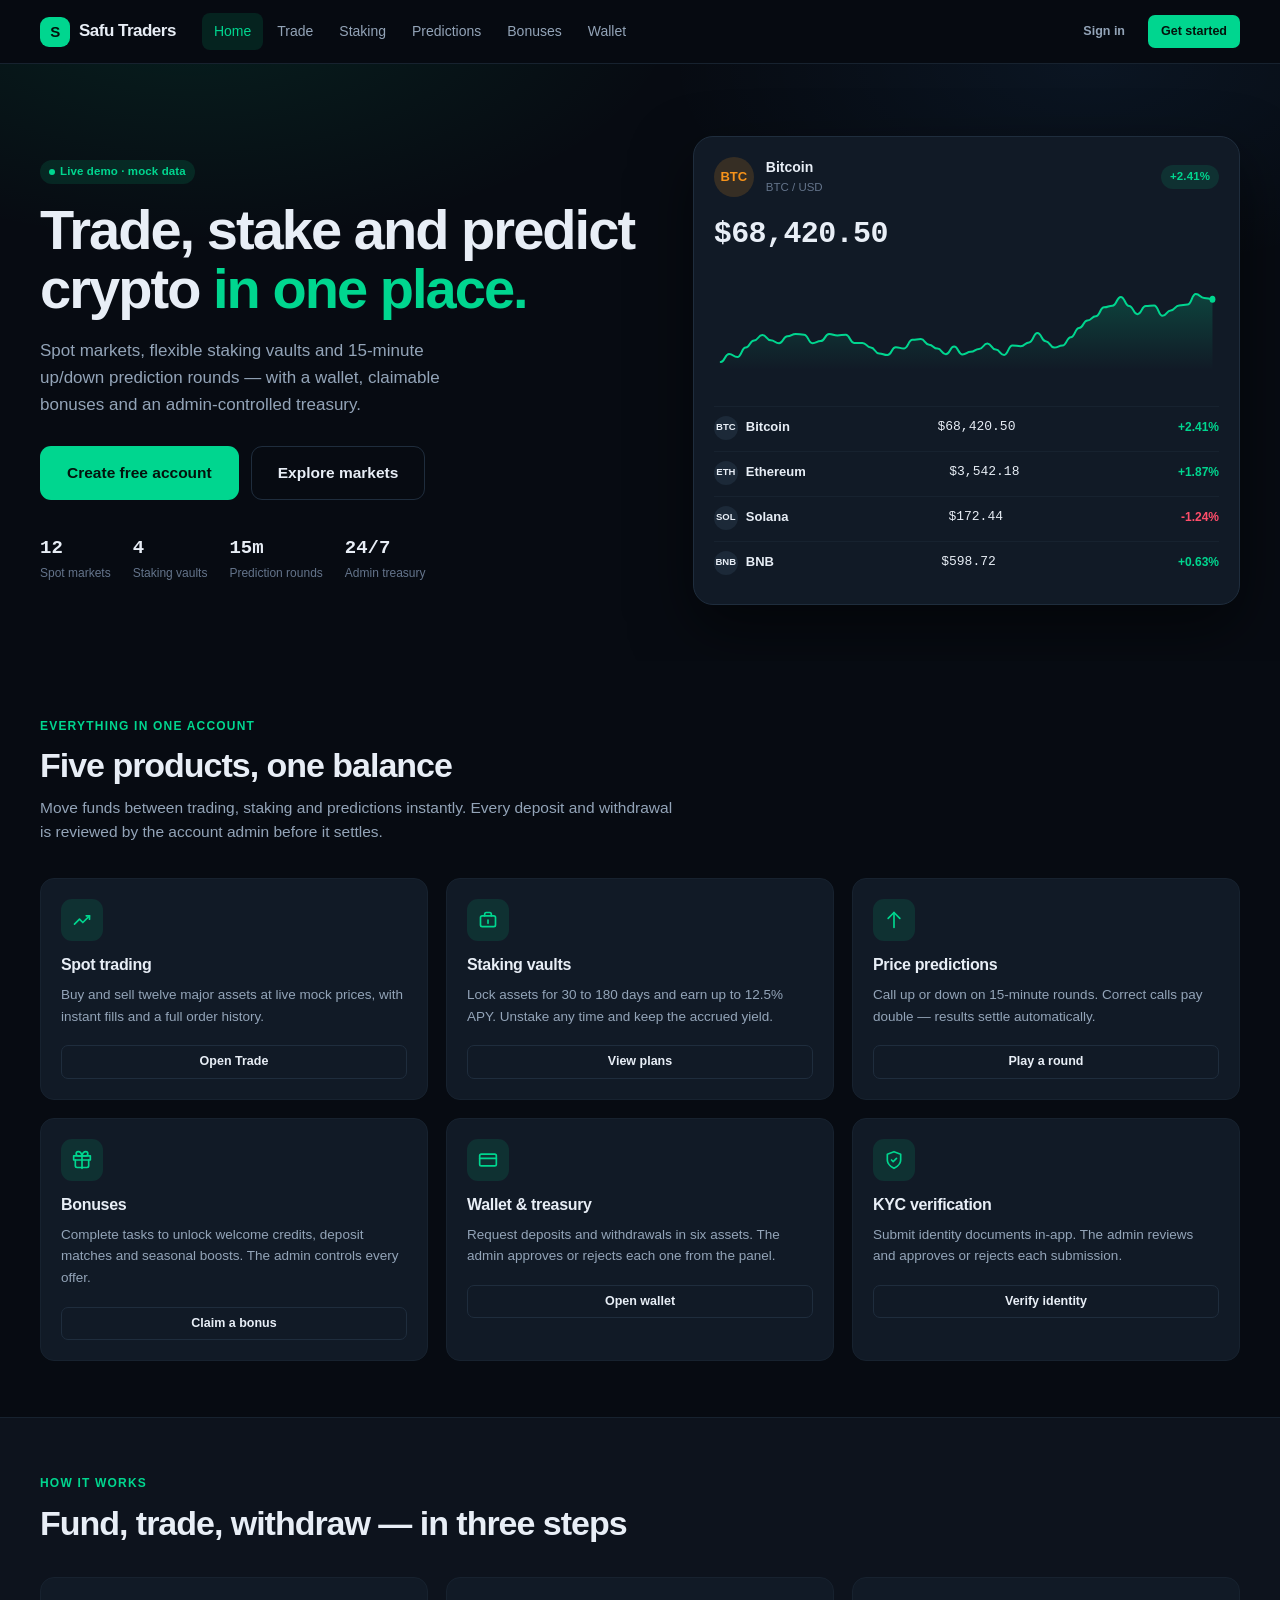
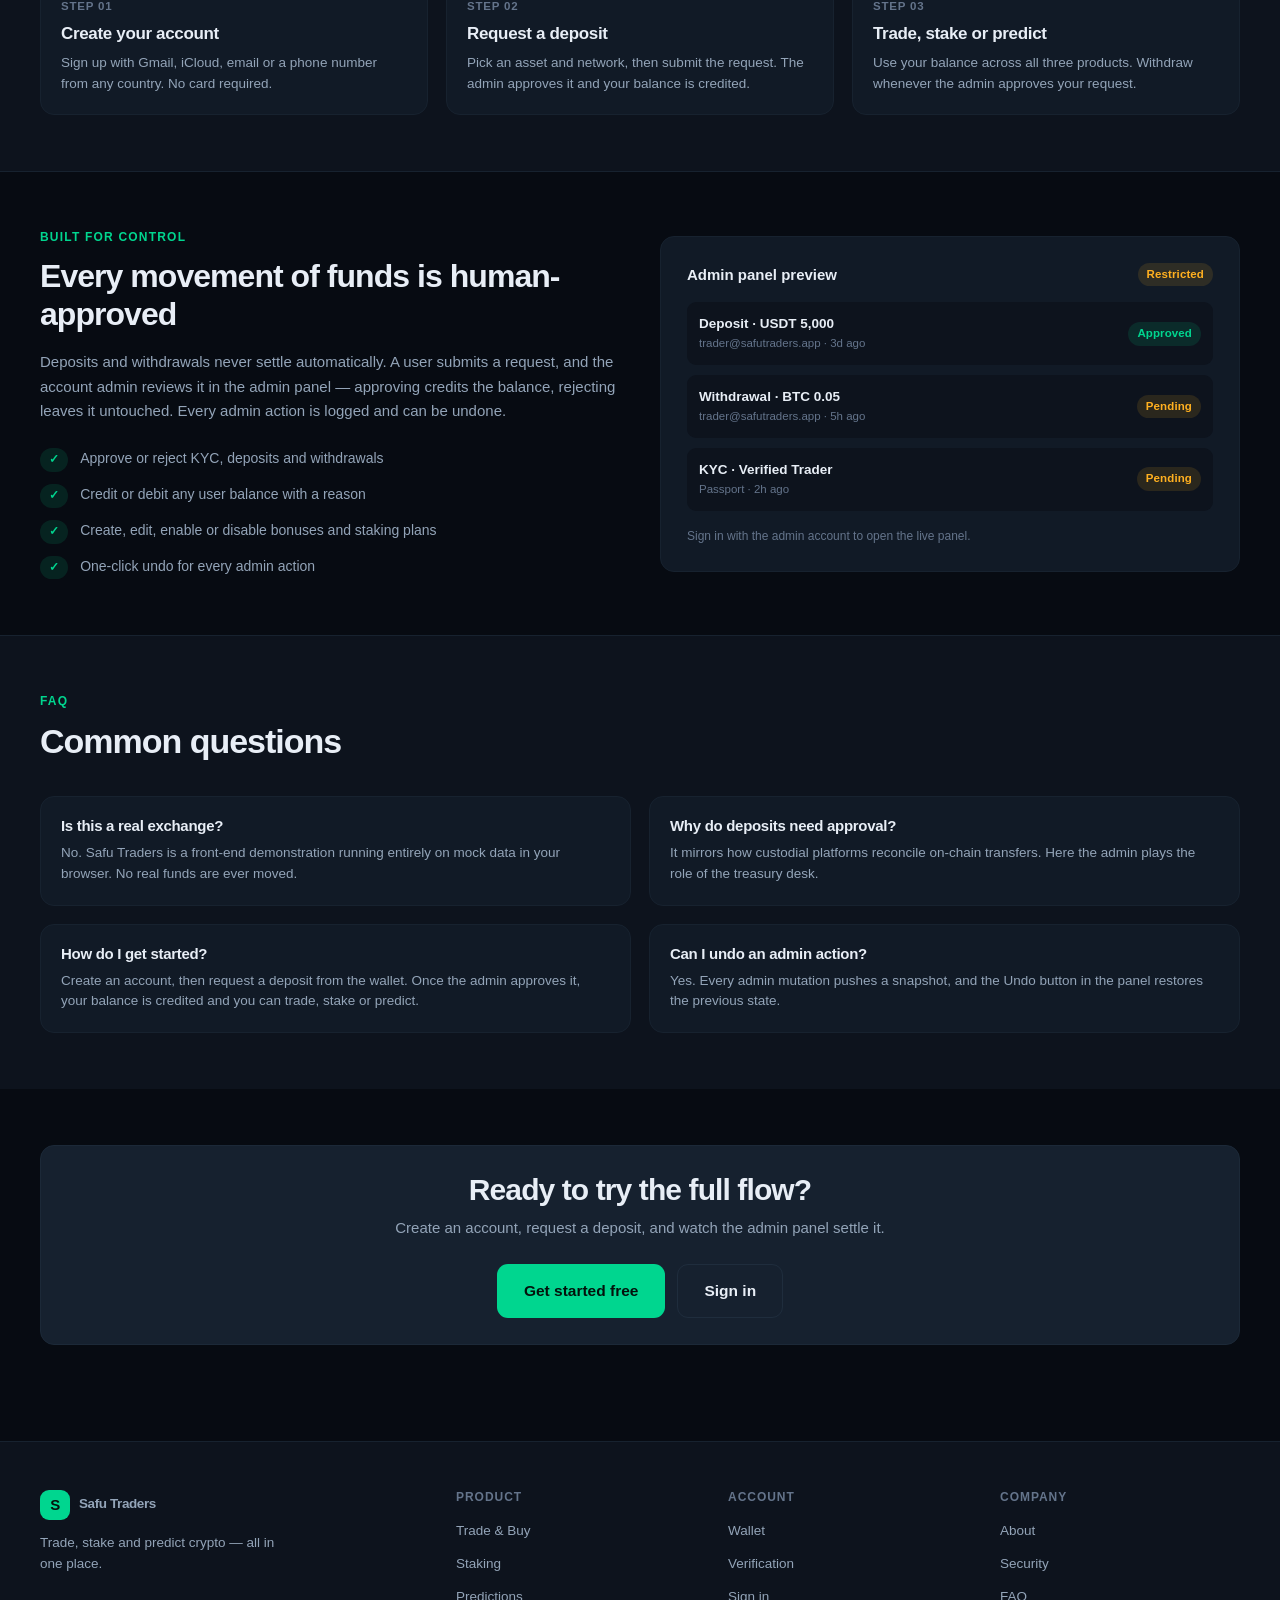
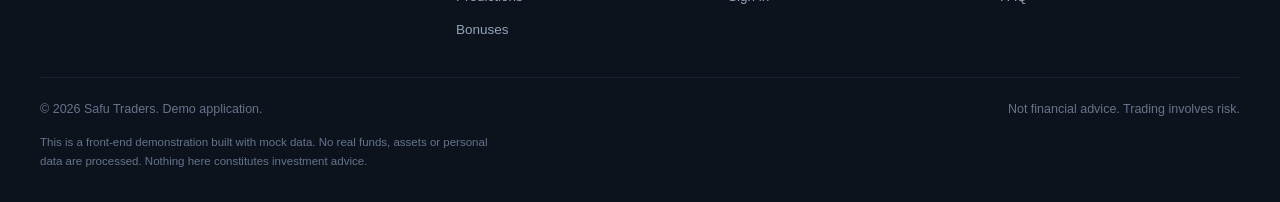
<file: index.html>
<!DOCTYPE html>
<html lang="en">
<head>
  <meta charset="UTF-8" />
  <meta name="viewport" content="width=device-width, initial-scale=1.0" />
  <title>Safu Traders — Trade, stake and predict crypto</title>
  <meta name="description" content="Safu Traders is a crypto platform for spot trading, staking and up/down price predictions — with a wallet, bonuses and admin-controlled deposits and withdrawals." />
  <link rel="stylesheet" href="assets/css/styles.css" />
</head>
<body>
  <a class="skip-link" href="#main">Skip to content</a>
  <header class="nav" id="nav"></header>

  <main id="main">
    <!-- ============================================================ HERO -->
    <section class="hero">
      <div class="container hero-inner">
        <div>
          <span class="badge badge-up badge-dot">Live demo · mock data</span>
          <h1 class="mt-2">Trade, stake and predict crypto <span class="accent">in one place.</span></h1>
          <p class="hero-lead">
            Spot markets, flexible staking vaults and 15-minute up/down prediction rounds —
            with a wallet, claimable bonuses and an admin-controlled treasury.
          </p>
          <div class="hero-cta">
            <a class="btn btn-primary btn-lg" href="auth.html#signup">Create free account</a>
            <a class="btn btn-outline btn-lg" href="trade.html">Explore markets</a>
          </div>
          <div class="hero-trust">
            <div><strong>12</strong><span>Spot markets</span></div>
            <div><strong>4</strong><span>Staking vaults</span></div>
            <div><strong>15m</strong><span>Prediction rounds</span></div>
            <div><strong>24/7</strong><span>Admin treasury</span></div>
          </div>
        </div>

        <div class="hero-visual">
          <div class="mock-card">
            <div class="mock-head">
              <div class="row">
                <span class="coin lg" style="background:rgba(247,147,26,.16);color:#f7931a">BTC</span>
                <div>
                  <div style="font-weight:650;font-size:14px">Bitcoin</div>
                  <div class="text-faint" style="font-size:11.5px">BTC / USD</div>
                </div>
              </div>
              <span class="badge badge-up" id="heroDelta">+2.41%</span>
            </div>
            <div class="mock-price" id="heroPrice">$68,420.50</div>
            <div class="mock-chart"><svg id="heroChart" style="width:100%;height:100%"></svg></div>
            <div class="mock-rows" id="heroRows"></div>
          </div>
        </div>
      </div>
    </section>

    <!-- ======================================================== FEATURES -->
    <section class="section" id="features">
      <div class="container">
        <div class="section-head">
          <div class="eyebrow">Everything in one account</div>
          <h2>Five products, one balance</h2>
          <p>Move funds between trading, staking and predictions instantly. Every deposit and withdrawal is reviewed by the account admin before it settles.</p>
        </div>
        <div class="grid g3">
          <article class="card card-hover feature">
            <div class="feature-icon">
              <svg width="20" height="20" viewBox="0 0 24 24" fill="none" stroke="currentColor" stroke-width="2" stroke-linecap="round" stroke-linejoin="round"><path d="M3 17l6-6 4 4 8-8"/><path d="M17 7h4v4"/></svg>
            </div>
            <h3>Spot trading</h3>
            <p>Buy and sell twelve major assets at live mock prices, with instant fills and a full order history.</p>
            <a class="btn btn-sm btn-outline mt-1" href="trade.html">Open Trade</a>
          </article>

          <article class="card card-hover feature">
            <div class="feature-icon">
              <svg width="20" height="20" viewBox="0 0 24 24" fill="none" stroke="currentColor" stroke-width="2" stroke-linecap="round" stroke-linejoin="round"><rect x="3" y="7" width="18" height="13" rx="2"/><path d="M8 7V5a2 2 0 012-2h4a2 2 0 012 2v2"/><path d="M12 12v4"/></svg>
            </div>
            <h3>Staking vaults</h3>
            <p>Lock assets for 30 to 180 days and earn up to 12.5% APY. Unstake any time and keep the accrued yield.</p>
            <a class="btn btn-sm btn-outline mt-1" href="staking.html">View plans</a>
          </article>

          <article class="card card-hover feature">
            <div class="feature-icon">
              <svg width="20" height="20" viewBox="0 0 24 24" fill="none" stroke="currentColor" stroke-width="2" stroke-linecap="round" stroke-linejoin="round"><path d="M12 3v18"/><path d="M5 10l7-7 7 7"/></svg>
            </div>
            <h3>Price predictions</h3>
            <p>Call up or down on 15-minute rounds. Correct calls pay double — results settle automatically.</p>
            <a class="btn btn-sm btn-outline mt-1" href="predictions.html">Play a round</a>
          </article>

          <article class="card card-hover feature">
            <div class="feature-icon">
              <svg width="20" height="20" viewBox="0 0 24 24" fill="none" stroke="currentColor" stroke-width="2" stroke-linecap="round" stroke-linejoin="round"><path d="M20 12v7a2 2 0 01-2 2H6a2 2 0 01-2-2v-7"/><path d="M2 7h20v5H2z"/><path d="M12 22V7"/><path d="M12 7H7.5a2.5 2.5 0 010-5C11 2 12 7 12 7z"/><path d="M12 7h4.5a2.5 2.5 0 000-5C13 2 12 7 12 7z"/></svg>
            </div>
            <h3>Bonuses</h3>
            <p>Complete tasks to unlock welcome credits, deposit matches and seasonal boosts. The admin controls every offer.</p>
            <a class="btn btn-sm btn-outline mt-1" href="bonuses.html">Claim a bonus</a>
          </article>

          <article class="card card-hover feature">
            <div class="feature-icon">
              <svg width="20" height="20" viewBox="0 0 24 24" fill="none" stroke="currentColor" stroke-width="2" stroke-linecap="round" stroke-linejoin="round"><rect x="2" y="5" width="20" height="14" rx="2"/><path d="M2 10h20"/></svg>
            </div>
            <h3>Wallet &amp; treasury</h3>
            <p>Request deposits and withdrawals in six assets. The admin approves or rejects each one from the panel.</p>
            <a class="btn btn-sm btn-outline mt-1" href="wallet.html">Open wallet</a>
          </article>

          <article class="card card-hover feature">
            <div class="feature-icon">
              <svg width="20" height="20" viewBox="0 0 24 24" fill="none" stroke="currentColor" stroke-width="2" stroke-linecap="round" stroke-linejoin="round"><path d="M12 22s8-4 8-10V5l-8-3-8 3v7c0 6 8 10 8 10z"/><path d="M9 12l2 2 4-4"/></svg>
            </div>
            <h3>KYC verification</h3>
            <p>Submit identity documents in-app. The admin reviews and approves or rejects each submission.</p>
            <a class="btn btn-sm btn-outline mt-1" href="kyc.html">Verify identity</a>
          </article>
        </div>
      </div>
    </section>

    <!-- ========================================================== HOW IT WORKS -->
    <section class="section" style="background:var(--bg-elev);border-top:1px solid var(--border-soft);border-bottom:1px solid var(--border-soft)">
      <div class="container">
        <div class="section-head">
          <div class="eyebrow">How it works</div>
          <h2>Fund, trade, withdraw — in three steps</h2>
        </div>
        <div class="grid g3">
          <div class="card">
            <div class="stat-label">Step 01</div>
            <h3 class="mt-1" style="font-size:17px">Create your account</h3>
            <p class="text-dim mt-1" style="font-size:13.5px">Sign up with Gmail, iCloud, email or a phone number from any country. No card required.</p>
          </div>
          <div class="card">
            <div class="stat-label">Step 02</div>
            <h3 class="mt-1" style="font-size:17px">Request a deposit</h3>
            <p class="text-dim mt-1" style="font-size:13.5px">Pick an asset and network, then submit the request. The admin approves it and your balance is credited.</p>
          </div>
          <div class="card">
            <div class="stat-label">Step 03</div>
            <h3 class="mt-1" style="font-size:17px">Trade, stake or predict</h3>
            <p class="text-dim mt-1" style="font-size:13.5px">Use your balance across all three products. Withdraw whenever the admin approves your request.</p>
          </div>
        </div>
      </div>
    </section>

    <!-- ============================================================ SECURITY -->
    <section class="section" id="security">
      <div class="container">
        <div class="grid g2" style="align-items:center;gap:40px">
          <div>
            <div class="eyebrow">Built for control</div>
            <h2 style="font-size:clamp(24px,3vw,32px);letter-spacing:-.03em">Every movement of funds is human-approved</h2>
            <p class="text-dim mt-2" style="font-size:15px;line-height:1.65">
              Deposits and withdrawals never settle automatically. A user submits a request, and the
              account admin reviews it in the admin panel — approving credits the balance, rejecting
              leaves it untouched. Every admin action is logged and can be undone.
            </p>
            <ul class="stack mt-3" style="gap:12px">
              <li class="row" style="align-items:flex-start"><span class="badge badge-up">✓</span><span class="text-dim" style="font-size:14px">Approve or reject KYC, deposits and withdrawals</span></li>
              <li class="row" style="align-items:flex-start"><span class="badge badge-up">✓</span><span class="text-dim" style="font-size:14px">Credit or debit any user balance with a reason</span></li>
              <li class="row" style="align-items:flex-start"><span class="badge badge-up">✓</span><span class="text-dim" style="font-size:14px">Create, edit, enable or disable bonuses and staking plans</span></li>
              <li class="row" style="align-items:flex-start"><span class="badge badge-up">✓</span><span class="text-dim" style="font-size:14px">One-click undo for every admin action</span></li>
            </ul>
          </div>
          <div class="card card-pad-lg">
            <div class="row-between mb-2">
              <div class="card-title">Admin panel preview</div>
              <span class="badge badge-warn">Restricted</span>
            </div>
            <div class="stack" style="gap:10px">
              <div class="row-between" style="padding:12px;background:var(--bg-elev);border-radius:9px">
                <div><div style="font-size:13.5px;font-weight:600">Deposit · USDT 5,000</div><div class="text-faint" style="font-size:11.5px">trader@safutraders.app · 3d ago</div></div>
                <span class="badge badge-up">Approved</span>
              </div>
              <div class="row-between" style="padding:12px;background:var(--bg-elev);border-radius:9px">
                <div><div style="font-size:13.5px;font-weight:600">Withdrawal · BTC 0.05</div><div class="text-faint" style="font-size:11.5px">trader@safutraders.app · 5h ago</div></div>
                <span class="badge badge-warn">Pending</span>
              </div>
              <div class="row-between" style="padding:12px;background:var(--bg-elev);border-radius:9px">
                <div><div style="font-size:13.5px;font-weight:600">KYC · Verified Trader</div><div class="text-faint" style="font-size:11.5px">Passport · 2h ago</div></div>
                <span class="badge badge-warn">Pending</span>
              </div>
            </div>
            <p class="hint mt-2">Sign in with the admin account to open the live panel.</p>
          </div>
        </div>
      </div>
    </section>

    <!-- ================================================================ FAQ -->
    <section class="section" id="faq" style="background:var(--bg-elev);border-top:1px solid var(--border-soft)">
      <div class="container">
        <div class="section-head"><div class="eyebrow">FAQ</div><h2>Common questions</h2></div>
        <div class="grid g2">
          <div class="card"><h3 style="font-size:15px">Is this a real exchange?</h3><p class="text-dim mt-1" style="font-size:13.5px">No. Safu Traders is a front-end demonstration running entirely on mock data in your browser. No real funds are ever moved.</p></div>
          <div class="card"><h3 style="font-size:15px">Why do deposits need approval?</h3><p class="text-dim mt-1" style="font-size:13.5px">It mirrors how custodial platforms reconcile on-chain transfers. Here the admin plays the role of the treasury desk.</p></div>
          <div class="card"><h3 style="font-size:15px">How do I get started?</h3><p class="text-dim mt-1" style="font-size:13.5px">Create an account, then request a deposit from the wallet. Once the admin approves it, your balance is credited and you can trade, stake or predict.</p></div>
          <div class="card"><h3 style="font-size:15px">Can I undo an admin action?</h3><p class="text-dim mt-1" style="font-size:13.5px">Yes. Every admin mutation pushes a snapshot, and the Undo button in the panel restores the previous state.</p></div>
        </div>
      </div>
    </section>

    <!-- ================================================================ CTA -->
    <section class="section">
      <div class="container">
        <div class="card card-pad-lg center" style="background:var(--surface-2);border-color:var(--surface-3)">
          <h2 style="font-size:clamp(22px,3vw,30px);letter-spacing:-.03em">Ready to try the full flow?</h2>
          <p class="text-dim mt-1" style="font-size:15px">Create an account, request a deposit, and watch the admin panel settle it.</p>
          <div class="row mt-3" style="justify-content:center;flex-wrap:wrap">
            <a class="btn btn-primary btn-lg" href="auth.html#signup">Get started free</a>
            <a class="btn btn-outline btn-lg" href="auth.html">Sign in</a>
          </div>
        </div>
      </div>
    </section>
  </main>

  <footer class="footer" id="footer"></footer>

  <script src="assets/js/config.js"></script>
  <script src="assets/js/countries.js"></script>
  <script src="assets/js/store.js"></script>
  <script src="assets/js/app.js"></script>
  <script>
    (function () {
      var markets = Store.markets();
      var btc = markets.find(function (m) { return m.symbol === 'BTC'; });
      if (btc) {
        document.getElementById('heroPrice').textContent = UI.price(btc.price);
        var d = document.getElementById('heroDelta');
        d.textContent = UI.pct(btc.change24h);
        d.className = 'badge ' + (btc.change24h >= 0 ? 'badge-up' : 'badge-down');
        UI.drawChart(document.getElementById('heroChart'), btc.series, { height: 120 });
      }
      var rows = markets.slice(0, 4).map(function (m) {
        return '<div class="mock-row">' +
          '<span class="sym"><span class="coin sm">' + m.symbol + '</span>' + m.name + '</span>' +
          '<span class="mono">' + UI.price(m.price) + '</span>' +
          '<span class="' + (m.change24h >= 0 ? 'text-up' : 'text-down') + '" style="font-size:12px;font-weight:600;min-width:56px;text-align:right">' + UI.pct(m.change24h) + '</span>' +
        '</div>';
      }).join('');
      document.getElementById('heroRows').innerHTML = rows;
    })();
  </script>
</body>
</html>
</file>
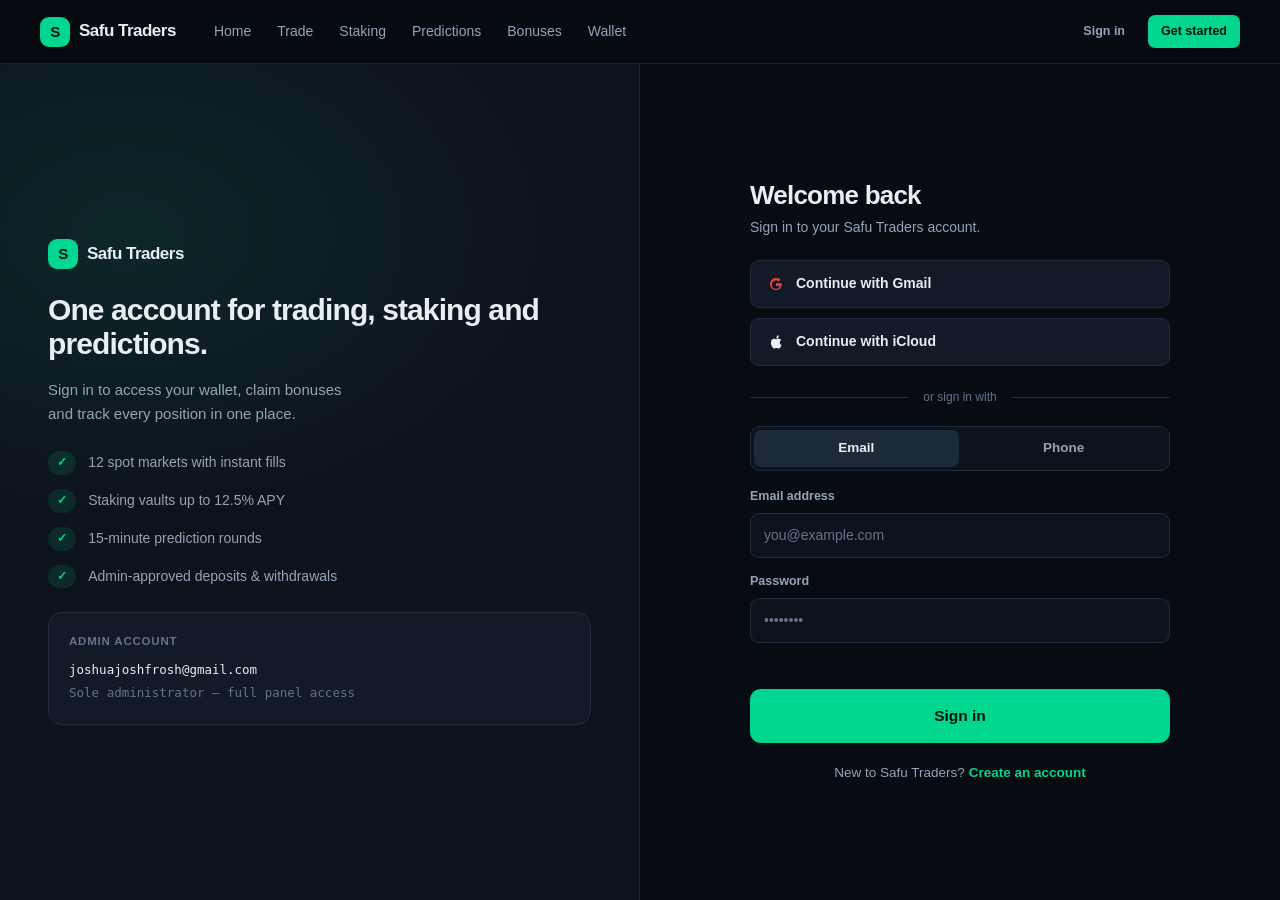
<file: admin.html>
<!DOCTYPE html>
<html lang="en">
<head>
  <meta charset="UTF-8" />
  <meta name="viewport" content="width=device-width, initial-scale=1.0" />
  <title>Admin Panel — Nexa</title>
  <meta name="description" content="Restricted admin panel: KYC, deposits, withdrawals, balances, bonuses, users, staking plans and prediction rounds." />
  <link rel="stylesheet" href="assets/css/styles.css" />
</head>
<body>
  <a class="skip-link" href="#main">Skip to content</a>
  <header class="nav" id="nav"></header>

  <main id="main" class="page">
    <div class="container">
      <div class="page-head row-between">
        <div>
          <h1>Admin Panel</h1>
          <p>Signed in as <strong id="adminEmail">—</strong> · sole administrator</p>
        </div>
        <div class="row" style="gap:8px">
          <button class="btn btn-sm btn-warn" id="undoBtn" disabled>↶ Undo last action</button>
          <button class="btn btn-sm btn-outline" id="resetBtn">Reset demo data</button>
        </div>
      </div>

      <div class="undo-bar hidden" id="undoBar">
        <span>↶</span>
        <span id="undoText">Last action can be undone.</span>
        <span class="spacer"></span>
        <button class="btn btn-sm btn-warn" id="undoBarBtn">Undo</button>
      </div>

      <div class="admin-shell mt-3">
        <!-- ============================================ sidebar -->
        <nav class="admin-side" id="adminSide">
          <button class="active" data-panel="overview">Overview</button>
          <button data-panel="kyc">KYC <span class="count" id="cKyc">0</span></button>
          <button data-panel="deposits">Deposits <span class="count" id="cDep">0</span></button>
          <button data-panel="withdrawals">Withdrawals <span class="count" id="cWd">0</span></button>
          <button data-panel="users">Users <span class="count" id="cUsers">0</span></button>
          <button data-panel="balances">Balances</button>
          <button data-panel="bonuses">Bonuses <span class="count" id="cBon">0</span></button>
          <button data-panel="plans">Staking plans</button>
          <button data-panel="rounds">Prediction rounds</button>
          <button data-panel="audit">Audit log</button>
        </nav>

        <!-- ============================================ panels -->
        <div class="admin-panel" id="adminPanel">

          <!-- OVERVIEW -->
          <section class="panel active" data-panel="overview">
            <div class="grid g4" id="overviewStats"></div>
            <div class="grid g2 mt-3">
              <div class="card">
                <div class="card-head"><div class="card-title">Pending queue</div></div>
                <div id="pendingQueue"></div>
              </div>
              <div class="card">
                <div class="card-head"><div class="card-title">Recent admin activity</div></div>
                <div id="recentActivity"></div>
              </div>
            </div>
          </section>

          <!-- KYC -->
          <section class="panel" data-panel="kyc">
            <div class="card">
              <div class="card-head">
                <div><div class="card-title">KYC submissions</div><div class="card-sub">Approve or reject identity verification</div></div>
              </div>
              <div class="table-wrap">
                <table class="table">
                  <thead><tr><th>User</th><th>Document</th><th>Country</th><th>Submitted</th><th>Status</th><th class="num">Actions</th></tr></thead>
                  <tbody id="kycBody"></tbody>
                </table>
              </div>
            </div>
          </section>

          <!-- DEPOSITS -->
          <section class="panel" data-panel="deposits">
            <div class="card">
              <div class="card-head">
                <div><div class="card-title">Deposit requests</div><div class="card-sub">Approving credits the user's balance</div></div>
              </div>
              <div class="table-wrap">
                <table class="table">
                  <thead><tr><th>User</th><th>Asset</th><th class="num">Amount</th><th>Network</th><th>Requested</th><th>Status</th><th class="num">Actions</th></tr></thead>
                  <tbody id="depBody"></tbody>
                </table>
              </div>
            </div>
          </section>

          <!-- WITHDRAWALS -->
          <section class="panel" data-panel="withdrawals">
            <div class="card">
              <div class="card-head">
                <div><div class="card-title">Withdrawal requests</div><div class="card-sub">Approving debits the user's balance</div></div>
              </div>
              <div class="table-wrap">
                <table class="table">
                  <thead><tr><th>User</th><th>Asset</th><th class="num">Amount</th><th>Address</th><th>Requested</th><th>Status</th><th class="num">Actions</th></tr></thead>
                  <tbody id="wdBody"></tbody>
                </table>
              </div>
            </div>
          </section>

          <!-- USERS -->
          <section class="panel" data-panel="users">
            <div class="card">
              <div class="card-head">
                <div><div class="card-title">Users</div><div class="card-sub">Manage accounts and status</div></div>
                <input class="input" id="userSearch" placeholder="Search email or name…" style="max-width:240px" />
              </div>
              <div class="table-wrap">
                <table class="table">
                  <thead><tr><th>User</th><th>Role</th><th class="num">Balance</th><th>KYC</th><th>Status</th><th>Joined</th><th class="num">Actions</th></tr></thead>
                  <tbody id="usersBody"></tbody>
                </table>
              </div>
            </div>
          </section>

          <!-- BALANCES -->
          <section class="panel" data-panel="balances">
            <div class="card">
              <div class="card-head">
                <div><div class="card-title">Credit / debit balances</div><div class="card-sub">Manual adjustments are logged and reversible</div></div>
              </div>
              <div class="grid g2" style="gap:16px">
                <div class="field">
                  <label for="balUser">User</label>
                  <select class="select" id="balUser"></select>
                </div>
                <div class="field">
                  <label for="balAmount">Amount (negative to debit)</label>
                  <input class="input" id="balAmount" type="number" step="0.01" placeholder="e.g. 250 or -100" />
                </div>
                <div class="field full">
                  <label for="balReason">Reason</label>
                  <input class="input" id="balReason" placeholder="e.g. Manual deposit correction" />
                </div>
                <div class="full">
                  <div class="error-text" id="balError"></div>
                  <button class="btn btn-primary" id="balSubmit">Apply adjustment</button>
                </div>
              </div>
            </div>
            <div class="card mt-3">
              <div class="card-head"><div class="card-title">Current balances</div></div>
              <div class="table-wrap">
                <table class="table">
                  <thead><tr><th>User</th><th>Email</th><th class="num">Balance</th></tr></thead>
                  <tbody id="balBody"></tbody>
                </table>
              </div>
            </div>
          </section>

          <!-- BONUSES -->
          <section class="panel" data-panel="bonuses">
            <div class="card">
              <div class="card-head">
                <div><div class="card-title">Bonuses</div><div class="card-sub">Create, edit, enable or disable offers</div></div>
                <button class="btn btn-sm btn-primary" id="newBonusBtn">+ New bonus</button>
              </div>
              <div class="table-wrap">
                <table class="table">
                  <thead><tr><th>Title</th><th class="num">Amount</th><th class="num">Wager</th><th>Code</th><th>Status</th><th class="num">Actions</th></tr></thead>
                  <tbody id="bonusBody"></tbody>
                </table>
              </div>
            </div>
          </section>

          <!-- PLANS -->
          <section class="panel" data-panel="plans">
            <div class="card">
              <div class="card-head">
                <div><div class="card-title">Staking plans</div><div class="card-sub">Rates and limits shown to users</div></div>
                <button class="btn btn-sm btn-primary" id="newPlanBtn">+ New plan</button>
              </div>
              <div class="table-wrap">
                <table class="table">
                  <thead><tr><th>Name</th><th>Asset</th><th class="num">APY</th><th class="num">Days</th><th class="num">Min</th><th class="num">Max</th><th>Status</th><th class="num">Actions</th></tr></thead>
                  <tbody id="planBody"></tbody>
                </table>
              </div>
            </div>
          </section>

          <!-- ROUNDS -->
          <section class="panel" data-panel="rounds">
            <div class="card">
              <div class="card-head">
                <div><div class="card-title">Prediction rounds</div><div class="card-sub">Create rounds and resolve them with a closing price</div></div>
                <button class="btn btn-sm btn-primary" id="newRoundBtn">+ New round</button>
              </div>
              <div class="table-wrap">
                <table class="table">
                  <thead><tr><th>Asset</th><th class="num">Round</th><th class="num">Start</th><th class="num">End</th><th>Status</th><th>Closes</th><th class="num">Actions</th></tr></thead>
                  <tbody id="roundBody"></tbody>
                </table>
              </div>
            </div>
          </section>

          <!-- AUDIT -->
          <section class="panel" data-panel="audit">
            <div class="card">
              <div class="card-head">
                <div><div class="card-title">Audit log</div><div class="card-sub">Every admin action, newest first</div></div>
              </div>
              <div class="table-wrap">
                <table class="table">
                  <thead><tr><th>Action</th><th>Detail</th><th>By</th><th>When</th></tr></thead>
                  <tbody id="auditBody"></tbody>
                </table>
              </div>
            </div>
          </section>

        </div>
      </div>
    </div>
  </main>

  <footer class="footer" id="footer"></footer>

  <script src="assets/js/config.js"></script>
  <script src="assets/js/countries.js"></script>
  <script src="assets/js/store.js"></script>
  <script src="assets/js/app.js"></script>
  <script>
    (function () {
      var admin = UI.requireAdmin();
      if (!admin) return;

      document.getElementById('adminEmail').textContent = admin.email;

      function userEmail(id) {
        var u = Store.allUsers().find(function (x) { return x.id === id; });
        return u ? u.email : '—';
      }
      function userName(id) {
        var u = Store.allUsers().find(function (x) { return x.id === id; });
        return u ? u.name : '—';
      }
      function statusBadge(s) {
        var map = { pending: 'badge-warn', approved: 'badge-up', rejected: 'badge-down', active: 'badge-up', suspended: 'badge-down', open: 'badge-info', closed: 'badge' };
        return '<span class="badge ' + (map[s] || 'badge') + '">' + s + '</span>';
      }

      /* ---------------------------------------------------- overview */
      function renderOverview() {
        var users = Store.allUsers();
        var txs = Store.allTransactions();
        var pendingDep = txs.filter(function (t) { return t.type === 'deposit' && t.status === 'pending'; });
        var pendingWd = txs.filter(function (t) { return t.type === 'withdrawal' && t.status === 'pending'; });
        var pendingKyc = Store.allKyc().filter(function (k) { return k.status === 'pending'; });
        var totalBal = users.reduce(function (a, u) { return a + u.balance; }, 0);

        document.getElementById('overviewStats').innerHTML =
          '<div class="card"><div class="stat"><span class="stat-label">Total users</span><span class="stat-value sm">' + users.length + '</span></div></div>' +
          '<div class="card"><div class="stat"><span class="stat-label">Custodied balance</span><span class="stat-value sm">' + UI.money(totalBal) + '</span></div></div>' +
          '<div class="card"><div class="stat"><span class="stat-label">Pending deposits</span><span class="stat-value sm text-warn">' + pendingDep.length + '</span></div></div>' +
          '<div class="card"><div class="stat"><span class="stat-label">Pending withdrawals</span><span class="stat-value sm text-warn">' + pendingWd.length + '</span></div></div>';

        var queue = [];
        pendingKyc.forEach(function (k) { queue.push({ label: 'KYC · ' + k.fullName, sub: userEmail(k.userId), panel: 'kyc' }); });
        pendingDep.forEach(function (t) { queue.push({ label: 'Deposit · ' + t.asset + ' ' + UI.num(t.amount, 2), sub: userEmail(t.userId), panel: 'deposits' }); });
        pendingWd.forEach(function (t) { queue.push({ label: 'Withdrawal · ' + t.asset + ' ' + UI.num(t.amount, 2), sub: userEmail(t.userId), panel: 'withdrawals' }); });

        document.getElementById('pendingQueue').innerHTML = queue.length
          ? queue.map(function (q) {
              return '<div class="row-between" style="padding:10px 0;border-bottom:1px solid var(--border-soft)">' +
                '<div><div style="font-size:13.5px;font-weight:600">' + UI.esc(q.label) + '</div>' +
                '<div class="text-faint" style="font-size:11.5px">' + UI.esc(q.sub) + '</div></div>' +
                '<button class="btn btn-sm btn-outline" data-goto="' + q.panel + '">Review</button></div>';
            }).join('')
          : '<div class="empty"><div class="ico">✓</div><p>Nothing pending. All caught up.</p></div>';

        var log = Store.auditLog().slice(0, 6);
        document.getElementById('recentActivity').innerHTML = log.length
          ? log.map(function (l) {
              return '<div style="padding:9px 0;border-bottom:1px solid var(--border-soft)">' +
                '<div style="font-size:13px;font-weight:600">' + UI.esc(l.action) + '</div>' +
                '<div class="text-faint" style="font-size:11.5px">' + UI.esc(l.detail) + ' · ' + UI.timeAgo(l.at) + '</div></div>';
            }).join('')
          : '<div class="empty"><p>No activity yet.</p></div>';
      }

      /* ---------------------------------------------------- KYC */
      function renderKyc() {
        var list = Store.allKyc();
        document.getElementById('kycBody').innerHTML = list.length ? list.map(function (k) {
          var actions = k.status === 'pending'
            ? '<button class="btn btn-sm btn-primary" data-kyc-ok="' + k.id + '">Approve</button> ' +
              '<button class="btn btn-sm btn-danger" data-kyc-no="' + k.id + '">Reject</button>'
            : '<span class="text-faint" style="font-size:12px">' + UI.dateShort(k.reviewedAt) + '</span>';
          return '<tr>' +
            '<td><div style="font-weight:600">' + UI.esc(k.fullName) + '</div><div class="text-faint" style="font-size:11.5px">' + UI.esc(userEmail(k.userId)) + '</div></td>' +
            '<td style="text-transform:capitalize">' + UI.esc(k.docType.replace('_', ' ')) + '<div class="text-faint mono" style="font-size:11.5px">' + UI.esc(k.docNumber) + '</div></td>' +
            '<td class="text-dim">' + UI.esc(k.country) + '</td>' +
            '<td class="text-dim" style="font-size:12.5px">' + UI.dateShort(k.submittedAt) + '</td>' +
            '<td>' + statusBadge(k.status) + '</td>' +
            '<td class="num nowrap">' + actions + '</td>' +
          '</tr>';
        }).join('') : '<tr><td colspan="6"><div class="empty"><p>No KYC submissions.</p></div></td></tr>';
      }

      /* ---------------------------------------------------- deposits / withdrawals */
      function renderTxTable(type, tbodyId) {
        var list = Store.allTransactions().filter(function (t) { return t.type === type; });
        document.getElementById(tbodyId).innerHTML = list.length ? list.map(function (t) {
          var actions = t.status === 'pending'
            ? '<button class="btn btn-sm btn-primary" data-tx-ok="' + t.id + '">Approve</button> ' +
              '<button class="btn btn-sm btn-danger" data-tx-no="' + t.id + '">Reject</button>'
            : '<span class="text-faint" style="font-size:12px">' + UI.dateShort(t.reviewedAt) + '</span>';
          var mid = type === 'withdrawal'
            ? '<td class="mono text-dim" style="font-size:11.5px;max-width:180px;overflow:hidden;text-overflow:ellipsis">' + UI.esc(t.address || '—') + '</td>'
            : '<td class="text-dim" style="font-size:12.5px">' + UI.esc(t.network || '—') + '</td>';
          return '<tr>' +
            '<td><div style="font-weight:600">' + UI.esc(userName(t.userId)) + '</div><div class="text-faint" style="font-size:11.5px">' + UI.esc(userEmail(t.userId)) + '</div></td>' +
            '<td>' + t.asset + '</td>' +
            '<td class="num">' + UI.num(t.amount, t.asset === 'USD' ? 2 : 6) + '</td>' +
            mid +
            '<td class="text-dim" style="font-size:12.5px">' + UI.dateShort(t.createdAt) + '</td>' +
            '<td>' + statusBadge(t.status) + '</td>' +
            '<td class="num nowrap">' + actions + '</td>' +
          '</tr>';
        }).join('') : '<tr><td colspan="7"><div class="empty"><p>No ' + type + ' requests.</p></div></td></tr>';
      }

      /* ---------------------------------------------------- users */
      function renderUsers() {
        var q = (document.getElementById('userSearch').value || '').toLowerCase();
        var list = Store.allUsers().filter(function (u) {
          return !q || u.email.toLowerCase().indexOf(q) !== -1 || u.name.toLowerCase().indexOf(q) !== -1;
        });
        document.getElementById('usersBody').innerHTML = list.map(function (u) {
          var isAdmin = u.email.toLowerCase() === window.APP_CONFIG.ADMIN_EMAIL.toLowerCase();
          var actions = isAdmin
            ? '<span class="badge badge-info">Protected</span>'
            : (u.status === 'active'
                ? '<button class="btn btn-sm btn-warn" data-user-suspend="' + u.id + '">Suspend</button> '
                : '<button class="btn btn-sm btn-primary" data-user-activate="' + u.id + '">Activate</button> ') +
              '<button class="btn btn-sm btn-danger" data-user-del="' + u.id + '">Delete</button>';
          return '<tr>' +
            '<td><div style="font-weight:600">' + UI.esc(u.name) + '</div><div class="text-faint" style="font-size:11.5px">' + UI.esc(u.email) + '</div></td>' +
            '<td>' + (isAdmin ? '<span class="badge badge-info">admin</span>' : '<span class="badge">user</span>') + '</td>' +
            '<td class="num">' + UI.money(u.balance) + '</td>' +
            '<td>' + statusBadge(u.kycStatus === 'approved' ? 'approved' : u.kycStatus === 'pending' ? 'pending' : u.kycStatus === 'rejected' ? 'rejected' : '') + '</td>' +
            '<td>' + statusBadge(u.status) + '</td>' +
            '<td class="text-dim" style="font-size:12.5px">' + UI.dateShort(u.createdAt) + '</td>' +
            '<td class="num nowrap">' + actions + '</td>' +
          '</tr>';
        }).join('');
      }

      /* ---------------------------------------------------- balances */
      function renderBalances() {
        var users = Store.allUsers();
        var sel = document.getElementById('balUser');
        var cur = sel.value;
        sel.innerHTML = users.map(function (u) {
          return '<option value="' + u.id + '">' + UI.esc(u.name) + ' — ' + UI.esc(u.email) + '</option>';
        }).join('');
        if (cur) sel.value = cur;

        document.getElementById('balBody').innerHTML = users.map(function (u) {
          return '<tr><td style="font-weight:600">' + UI.esc(u.name) + '</td>' +
            '<td class="text-dim">' + UI.esc(u.email) + '</td>' +
            '<td class="num">' + UI.money(u.balance) + '</td></tr>';
        }).join('');
      }

      /* ---------------------------------------------------- bonuses */
      function renderBonuses() {
        var list = Store.allBonuses();
        document.getElementById('bonusBody').innerHTML = list.length ? list.map(function (b) {
          return '<tr>' +
            '<td><div style="font-weight:600">' + UI.esc(b.title) + '</div><div class="text-faint" style="font-size:11.5px;max-width:260px">' + UI.esc(b.description) + '</div></td>' +
            '<td class="num">' + UI.money(b.amount) + '</td>' +
            '<td class="num">' + (b.wager ? b.wager + '×' : '—') + '</td>' +
            '<td class="mono" style="font-size:12px">' + UI.esc(b.code || '—') + '</td>' +
            '<td>' + (b.active ? '<span class="badge badge-up">active</span>' : '<span class="badge">disabled</span>') + '</td>' +
            '<td class="num nowrap">' +
              '<button class="btn btn-sm btn-outline" data-bonus-edit="' + b.id + '">Edit</button> ' +
              '<button class="btn btn-sm ' + (b.active ? 'btn-warn' : 'btn-primary') + '" data-bonus-toggle="' + b.id + '">' + (b.active ? 'Disable' : 'Enable') + '</button> ' +
              '<button class="btn btn-sm btn-danger" data-bonus-del="' + b.id + '">Delete</button>' +
            '</td>' +
          '</tr>';
        }).join('') : '<tr><td colspan="6"><div class="empty"><p>No bonuses yet.</p></div></td></tr>';
      }

      /* ---------------------------------------------------- plans */
      function renderPlans() {
        var list = Store.allStakingPlans();
        document.getElementById('planBody').innerHTML = list.length ? list.map(function (p) {
          return '<tr>' +
            '<td style="font-weight:600">' + UI.esc(p.name) + '</td>' +
            '<td>' + p.symbol + '</td>' +
            '<td class="num text-up">' + UI.num(p.apy, 1) + '%</td>' +
            '<td class="num">' + p.days + '</td>' +
            '<td class="num">' + UI.money(p.min) + '</td>' +
            '<td class="num">' + UI.money(p.max) + '</td>' +
            '<td>' + (p.active ? '<span class="badge badge-up">active</span>' : '<span class="badge">disabled</span>') + '</td>' +
            '<td class="num nowrap">' +
              '<button class="btn btn-sm btn-outline" data-plan-edit="' + p.id + '">Edit</button> ' +
              '<button class="btn btn-sm btn-danger" data-plan-del="' + p.id + '">Delete</button>' +
            '</td>' +
          '</tr>';
        }).join('') : '<tr><td colspan="8"><div class="empty"><p>No staking plans.</p></div></td></tr>';
      }

      /* ---------------------------------------------------- rounds */
      function renderRounds() {
        var list = Store.rounds();
        document.getElementById('roundBody').innerHTML = list.length ? list.map(function (r) {
          var actions = r.status === 'open'
            ? '<button class="btn btn-sm btn-primary" data-round-resolve="' + r.id + '">Resolve</button> '
            : '<span class="text-faint" style="font-size:12px">settled</span> ';
          actions += '<button class="btn btn-sm btn-danger" data-round-del="' + r.id + '">Delete</button>';
          return '<tr>' +
            '<td><span class="coin sm" style="display:inline-grid;vertical-align:middle;margin-right:6px">' + r.symbol + '</span>' + r.symbol + '</td>' +
            '<td class="num mono">#' + r.round + '</td>' +
            '<td class="num">' + UI.price(r.startPrice) + '</td>' +
            '<td class="num">' + (r.endPrice ? UI.price(r.endPrice) : '—') + '</td>' +
            '<td>' + statusBadge(r.status) + '</td>' +
            '<td class="text-dim" style="font-size:12.5px">' + UI.dateShort(r.closesAt) + '</td>' +
            '<td class="num nowrap">' + actions + '</td>' +
          '</tr>';
        }).join('') : '<tr><td colspan="7"><div class="empty"><p>No rounds.</p></div></td></tr>';
      }

      /* ---------------------------------------------------- audit */
      function renderAudit() {
        var log = Store.auditLog();
        document.getElementById('auditBody').innerHTML = log.length ? log.map(function (l) {
          return '<tr><td class="mono" style="font-size:12px">' + UI.esc(l.action) + '</td>' +
            '<td class="text-dim" style="font-size:12.5px">' + UI.esc(l.detail) + '</td>' +
            '<td class="text-faint" style="font-size:12px">' + UI.esc(l.by) + '</td>' +
            '<td class="text-dim" style="font-size:12.5px">' + UI.dateShort(l.at) + '</td></tr>';
        }).join('') : '<tr><td colspan="4"><div class="empty"><p>No admin actions logged yet.</p></div></td></tr>';
      }

      /* ---------------------------------------------------- counts + undo */
      function renderCounts() {
        var txs = Store.allTransactions();
        document.getElementById('cKyc').textContent = Store.allKyc().filter(function (k) { return k.status === 'pending'; }).length;
        document.getElementById('cDep').textContent = txs.filter(function (t) { return t.type === 'deposit' && t.status === 'pending'; }).length;
        document.getElementById('cWd').textContent = txs.filter(function (t) { return t.type === 'withdrawal' && t.status === 'pending'; }).length;
        document.getElementById('cUsers').textContent = Store.allUsers().length;
        document.getElementById('cBon').textContent = Store.allBonuses().length;
      }

      function renderUndo() {
        var stack = Store.undoStack();
        var btn = document.getElementById('undoBtn');
        var bar = document.getElementById('undoBar');
        if (stack.length) {
          btn.disabled = false;
          bar.classList.remove('hidden');
          document.getElementById('undoText').textContent = 'Last action: ' + stack[stack.length - 1].label;
        } else {
          btn.disabled = true;
          bar.classList.add('hidden');
        }
      }

      function renderAll() {
        renderOverview(); renderKyc();
        renderTxTable('deposit', 'depBody');
        renderTxTable('withdrawal', 'wdBody');
        renderUsers(); renderBalances(); renderBonuses(); renderPlans(); renderRounds(); renderAudit();
        renderCounts(); renderUndo();
      }

      function doUndo() {
        var res = Store.undo();
        if (!res.ok) { UI.toast(res.error, 'warn'); return; }
        UI.toast('Undone: ' + res.label);
        renderAll();
      }

      /* ---------------------------------------------------- panel switching */
      document.getElementById('adminSide').addEventListener('click', function (e) {
        var b = e.target.closest('button[data-panel]');
        if (!b) return;
        switchPanel(b.dataset.panel);
      });
      function switchPanel(name) {
        document.querySelectorAll('#adminSide button').forEach(function (x) {
          x.classList.toggle('active', x.dataset.panel === name);
        });
        document.querySelectorAll('#adminPanel .panel').forEach(function (p) {
          p.classList.toggle('active', p.dataset.panel === name);
        });
      }
      document.getElementById('pendingQueue').addEventListener('click', function (e) {
        var b = e.target.closest('[data-goto]');
        if (b) switchPanel(b.dataset.goto);
      });

      /* ---------------------------------------------------- KYC actions */
      document.getElementById('kycBody').addEventListener('click', function (e) {
        var ok = e.target.closest('[data-kyc-ok]');
        var no = e.target.closest('[data-kyc-no]');
        if (ok) {
          Store.reviewKyc(ok.dataset.kycOk, 'approved', '');
          UI.toast('KYC approved.');
          renderAll();
        } else if (no) {
          UI.modal({
            title: 'Reject KYC submission',
            body: '<div class="field"><label for="kycNote">Reason (shown to the user)</label>' +
              '<textarea class="textarea" id="kycNote" placeholder="e.g. Document photo is unreadable"></textarea></div>',
            confirmText: 'Reject', danger: true,
            onConfirm: function (root) {
              Store.reviewKyc(no.dataset.kycNo, 'rejected', root.querySelector('#kycNote').value.trim());
              UI.toast('KYC rejected.', 'warn');
              renderAll();
              return true;
            }
          });
        }
      });

      /* ---------------------------------------------------- tx actions */
      function wireTx(tbodyId) {
        document.getElementById(tbodyId).addEventListener('click', function (e) {
          var ok = e.target.closest('[data-tx-ok]');
          var no = e.target.closest('[data-tx-no]');
          if (ok) {
            var res = Store.reviewTransaction(ok.dataset.txOk, 'approved', '');
            if (!res.ok) { UI.toast(res.error, 'err'); return; }
            UI.toast('Request approved — balance updated.');
            renderAll();
          } else if (no) {
            UI.modal({
              title: 'Reject request',
              body: '<div class="field"><label for="txNote">Reason (optional)</label>' +
                '<textarea class="textarea" id="txNote" placeholder="e.g. Transaction not found on-chain"></textarea></div>',
              confirmText: 'Reject', danger: true,
              onConfirm: function (root) {
                var r = Store.reviewTransaction(no.dataset.txNo, 'rejected', root.querySelector('#txNote').value.trim());
                if (!r.ok) { UI.toast(r.error, 'err'); return false; }
                UI.toast('Request rejected.', 'warn');
                renderAll();
                return true;
              }
            });
          }
        });
      }
      wireTx('depBody'); wireTx('wdBody');

      /* ---------------------------------------------------- user actions */
      document.getElementById('userSearch').addEventListener('input', renderUsers);
      document.getElementById('usersBody').addEventListener('click', function (e) {
        var sus = e.target.closest('[data-user-suspend]');
        var act = e.target.closest('[data-user-activate]');
        var del = e.target.closest('[data-user-del]');
        if (sus) { Store.setUserStatus(sus.dataset.userSuspend, 'suspended'); UI.toast('User suspended.', 'warn'); renderAll(); }
        else if (act) { Store.setUserStatus(act.dataset.userActivate, 'active'); UI.toast('User activated.'); renderAll(); }
        else if (del) {
          UI.modal({
            title: 'Delete user',
            body: '<p class="text-dim" style="font-size:13.5px">This removes the account from the demo database. You can undo it afterwards.</p>',
            confirmText: 'Delete user', danger: true,
            onConfirm: function () {
              var r = Store.deleteUser(del.dataset.userDel);
              if (!r.ok) { UI.toast(r.error, 'err'); return false; }
              UI.toast('User deleted.', 'warn');
              renderAll();
              return true;
            }
          });
        }
      });

      /* ---------------------------------------------------- balance adjust */
      document.getElementById('balSubmit').addEventListener('click', function () {
        var err = document.getElementById('balError');
        err.textContent = '';
        var userId = document.getElementById('balUser').value;
        var amt = Number(document.getElementById('balAmount').value);
        var reason = document.getElementById('balReason').value.trim();
        if (!amt) { err.textContent = 'Enter a non-zero amount.'; return; }
        var res = Store.adjustBalance(userId, amt, reason);
        if (!res.ok) { err.textContent = res.error; return; }
        UI.toast((amt > 0 ? 'Credited ' : 'Debited ') + UI.money(Math.abs(amt)));
        document.getElementById('balAmount').value = '';
        document.getElementById('balReason').value = '';
        renderAll();
      });

      /* ---------------------------------------------------- bonus CRUD */
      function bonusModal(bonus) {
        var b = bonus || { title: '', description: '', amount: 0, wager: 0, code: '', active: true };
        UI.modal({
          title: bonus ? 'Edit bonus' : 'New bonus',
          body:
            '<div class="field"><label for="bTitle">Title</label><input class="input" id="bTitle" value="' + UI.esc(b.title) + '" /></div>' +
            '<div class="field"><label for="bDesc">Description</label><textarea class="textarea" id="bDesc">' + UI.esc(b.description) + '</textarea></div>' +
            '<div class="form-grid">' +
              '<div class="field"><label for="bAmount">Amount (USD)</label><input class="input" id="bAmount" type="number" step="0.01" value="' + b.amount + '" /></div>' +
              '<div class="field"><label for="bWager">Wagering (×)</label><input class="input" id="bWager" type="number" step="1" value="' + b.wager + '" /></div>' +
            '</div>' +
            '<div class="field"><label for="bCode">Promo code</label><input class="input" id="bCode" value="' + UI.esc(b.code) + '" /></div>' +
            '<div class="field"><label><input type="checkbox" id="bActive" ' + (b.active ? 'checked' : '') + ' /> Active</label></div>' +
            '<div class="error-text" id="bErr"></div>',
          confirmText: bonus ? 'Save changes' : 'Create bonus',
          onConfirm: function (root) {
            var data = {
              id: bonus ? bonus.id : undefined,
              title: root.querySelector('#bTitle').value.trim(),
              description: root.querySelector('#bDesc').value.trim(),
              amount: Number(root.querySelector('#bAmount').value),
              wager: Number(root.querySelector('#bWager').value),
              code: root.querySelector('#bCode').value.trim(),
              active: root.querySelector('#bActive').checked
            };
            if (!data.title) { root.querySelector('#bErr').textContent = 'Title is required.'; return false; }
            Store.saveBonus(data);
            UI.toast(bonus ? 'Bonus updated.' : 'Bonus created.');
            renderAll();
            return true;
          }
        });
      }
      document.getElementById('newBonusBtn').addEventListener('click', function () { bonusModal(null); });
      document.getElementById('bonusBody').addEventListener('click', function (e) {
        var ed = e.target.closest('[data-bonus-edit]');
        var tg = e.target.closest('[data-bonus-toggle]');
        var dl = e.target.closest('[data-bonus-del]');
        if (ed) {
          var b = Store.allBonuses().find(function (x) { return x.id === ed.dataset.bonusEdit; });
          if (b) bonusModal(b);
        } else if (tg) {
          Store.toggleBonus(tg.dataset.bonusToggle);
          UI.toast('Bonus status changed.');
          renderAll();
        } else if (dl) {
          UI.modal({
            title: 'Delete bonus', body: '<p class="text-dim" style="font-size:13.5px">This removes the offer from the bonuses page. Undo is available.</p>',
            confirmText: 'Delete', danger: true,
            onConfirm: function () {
              var r = Store.deleteBonus(dl.dataset.bonusDel);
              if (!r.ok) { UI.toast(r.error, 'err'); return false; }
              UI.toast('Bonus deleted.', 'warn'); renderAll(); return true;
            }
          });
        }
      });

      /* ---------------------------------------------------- plan CRUD */
      function planModal(plan) {
        var p = plan || { name: '', symbol: 'BTC', apy: 5, days: 30, min: 50, max: 100000, active: true };
        var symbols = ['BTC', 'ETH', 'SOL', 'USDT', 'USDC', 'BNB', 'XRP', 'ADA', 'DOGE', 'AVAX', 'LINK', 'DOT'];
        UI.modal({
          title: plan ? 'Edit staking plan' : 'New staking plan',
          body:
            '<div class="field"><label for="pName">Plan name</label><input class="input" id="pName" value="' + UI.esc(p.name) + '" /></div>' +
            '<div class="form-grid">' +
              '<div class="field"><label for="pSymbol">Asset</label><select class="select" id="pSymbol">' +
                symbols.map(function (s) { return '<option ' + (s === p.symbol ? 'selected' : '') + '>' + s + '</option>'; }).join('') +
              '</select></div>' +
              '<div class="field"><label for="pApy">APY (%)</label><input class="input" id="pApy" type="number" step="0.1" value="' + p.apy + '" /></div>' +
              '<div class="field"><label for="pDays">Lock days</label><input class="input" id="pDays" type="number" step="1" value="' + p.days + '" /></div>' +
              '<div class="field"><label for="pMin">Minimum (USD)</label><input class="input" id="pMin" type="number" step="1" value="' + p.min + '" /></div>' +
              '<div class="field"><label for="pMax">Maximum (USD)</label><input class="input" id="pMax" type="number" step="1" value="' + p.max + '" /></div>' +
            '</div>' +
            '<div class="field"><label><input type="checkbox" id="pActive" ' + (p.active ? 'checked' : '') + ' /> Active</label></div>' +
            '<div class="error-text" id="pErr"></div>',
          confirmText: plan ? 'Save changes' : 'Create plan',
          onConfirm: function (root) {
            var data = {
              id: plan ? plan.id : undefined,
              name: root.querySelector('#pName').value.trim(),
              symbol: root.querySelector('#pSymbol').value,
              apy: Number(root.querySelector('#pApy').value),
              days: Number(root.querySelector('#pDays').value),
              min: Number(root.querySelector('#pMin').value),
              max: Number(root.querySelector('#pMax').value),
              active: root.querySelector('#pActive').checked
            };
            if (!data.name) { root.querySelector('#pErr').textContent = 'Plan name is required.'; return false; }
            Store.savePlan(data);
            UI.toast(plan ? 'Plan updated.' : 'Plan created.');
            renderAll();
            return true;
          }
        });
      }
      document.getElementById('newPlanBtn').addEventListener('click', function () { planModal(null); });
      document.getElementById('planBody').addEventListener('click', function (e) {
        var ed = e.target.closest('[data-plan-edit]');
        var dl = e.target.closest('[data-plan-del]');
        if (ed) {
          var p = Store.allStakingPlans().find(function (x) { return x.id === ed.dataset.planEdit; });
          if (p) planModal(p);
        } else if (dl) {
          UI.modal({
            title: 'Delete staking plan', body: '<p class="text-dim" style="font-size:13.5px">Existing stakes keep their terms. Undo is available.</p>',
            confirmText: 'Delete', danger: true,
            onConfirm: function () {
              var r = Store.deletePlan(dl.dataset.planDel);
              if (!r.ok) { UI.toast(r.error, 'err'); return false; }
              UI.toast('Plan deleted.', 'warn'); renderAll(); return true;
            }
          });
        }
      });

      /* ---------------------------------------------------- round CRUD */
      document.getElementById('newRoundBtn').addEventListener('click', function () {
        var symbols = ['BTC', 'ETH', 'SOL', 'BNB', 'XRP', 'ADA', 'DOGE', 'AVAX', 'LINK', 'DOT'];
        UI.modal({
          title: 'New prediction round',
          body:
            '<div class="form-grid">' +
              '<div class="field"><label for="rSymbol">Asset</label><select class="select" id="rSymbol">' +
                symbols.map(function (s) { return '<option>' + s + '</option>'; }).join('') + '</select></div>' +
              '<div class="field"><label for="rRound">Round number</label><input class="input" id="rRound" type="number" value="' + (Math.floor(Math.random() * 900) + 100) + '" /></div>' +
              '<div class="field"><label for="rStart">Start price</label><input class="input" id="rStart" type="number" step="0.0001" value="0" /></div>' +
              '<div class="field"><label for="rMins">Duration (minutes)</label><input class="input" id="rMins" type="number" value="15" /></div>' +
            '</div>' +
            '<div class="error-text" id="rErr"></div>',
          confirmText: 'Create round',
          onOpen: function (root) {
            root.querySelector('#rSymbol').addEventListener('change', function () {
              var m = Store.market(this.value);
              if (m) root.querySelector('#rStart').value = m.price;
            });
            var m0 = Store.market('BTC');
            if (m0) root.querySelector('#rStart').value = m0.price;
          },
          onConfirm: function (root) {
            var mins = Number(root.querySelector('#rMins').value) || 15;
            var data = {
              symbol: root.querySelector('#rSymbol').value,
              round: Number(root.querySelector('#rRound').value),
              startPrice: Number(root.querySelector('#rStart').value),
              closesAt: new Date(Date.now() + mins * 60000).toISOString()
            };
            if (!data.startPrice) { root.querySelector('#rErr').textContent = 'Enter a start price.'; return false; }
            Store.saveRound(data);
            UI.toast('Round created.');
            renderAll();
            return true;
          }
        });
      });
      document.getElementById('roundBody').addEventListener('click', function (e) {
        var rs = e.target.closest('[data-round-resolve]');
        var dl = e.target.closest('[data-round-del]');
        if (rs) {
          var r = Store.rounds().find(function (x) { return x.id === rs.dataset.roundResolve; });
          if (!r) return;
          UI.modal({
            title: 'Resolve round #' + r.round,
            body: '<p class="text-dim" style="font-size:13px">Enter the closing price. Winners are paid 2× their stake automatically.</p>' +
              '<div class="row-between" style="font-size:13px"><span class="text-faint">Start price</span><span class="mono">' + UI.price(r.startPrice) + '</span></div>' +
              '<div class="field"><label for="rEnd">Closing price</label><input class="input" id="rEnd" type="number" step="0.0001" value="' + r.startPrice + '" /></div>',
            confirmText: 'Resolve round',
            onConfirm: function (root) {
              var end = Number(root.querySelector('#rEnd').value);
              if (!end) { UI.toast('Enter a closing price.', 'err'); return false; }
              Store.resolveRound(r.id, end);
              UI.toast('Round resolved and payouts settled.');
              renderAll();
              return true;
            }
          });
        } else if (dl) {
          UI.modal({
            title: 'Delete round', body: '<p class="text-dim" style="font-size:13.5px">This removes the round. Undo is available.</p>',
            confirmText: 'Delete', danger: true,
            onConfirm: function () {
              var r = Store.deleteRound(dl.dataset.roundDel);
              if (!r.ok) { UI.toast(r.error, 'err'); return false; }
              UI.toast('Round deleted.', 'warn'); renderAll(); return true;
            }
          });
        }
      });

      /* ---------------------------------------------------- undo + reset */
      document.getElementById('undoBtn').addEventListener('click', doUndo);
      document.getElementById('undoBarBtn').addEventListener('click', doUndo);
      document.getElementById('resetBtn').addEventListener('click', function () {
        UI.modal({
          title: 'Reset demo data',
          body: '<p class="text-dim" style="font-size:13.5px">This restores the original seed data and clears all changes, including your session. You will be signed out.</p>',
          confirmText: 'Reset everything', danger: true,
          onConfirm: function () {
            Store.reset();
            location.href = 'auth.html';
            return true;
          }
        });
      });

      renderAll();
    })();
  </script>
</body>
</html>
</file>
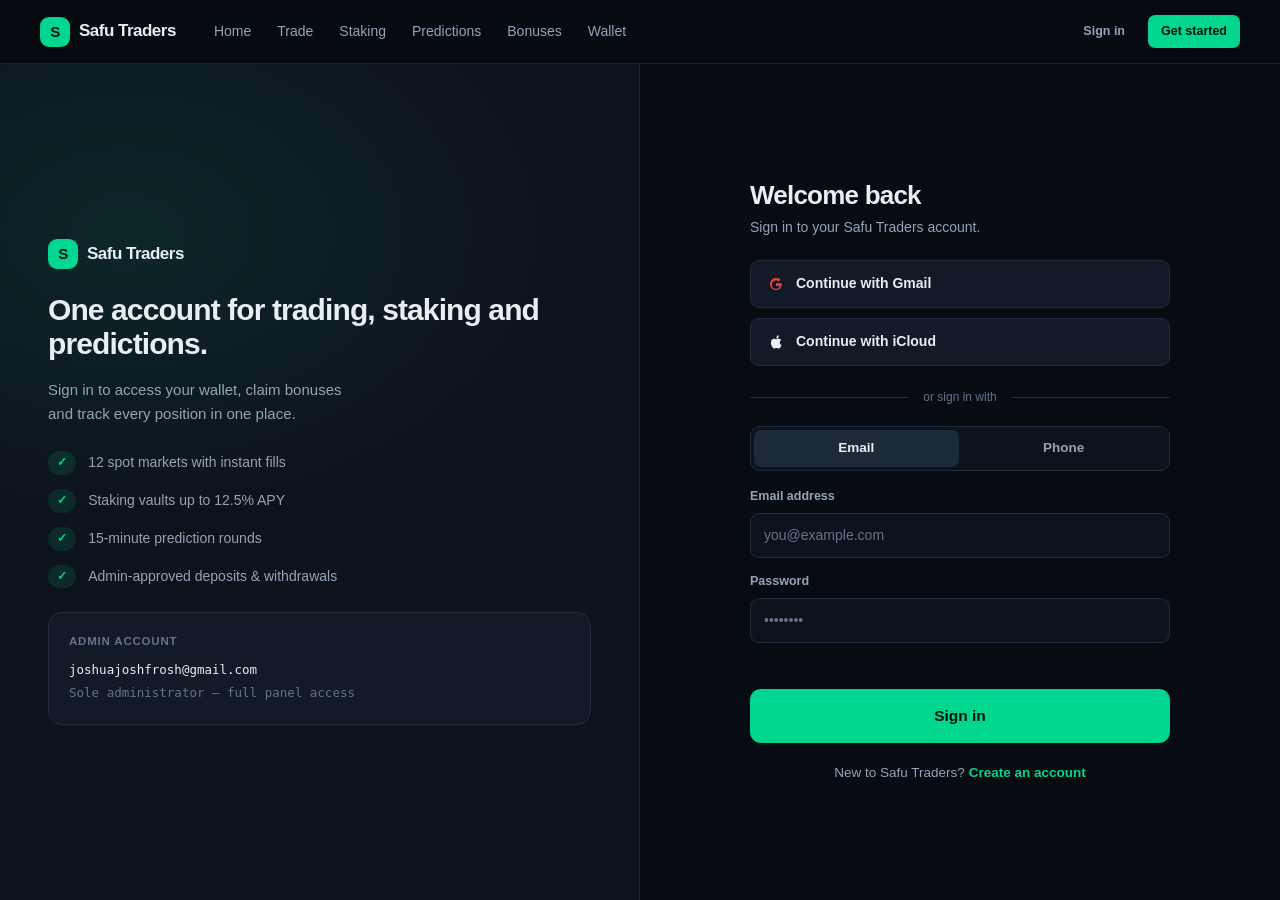
<file: auth.html>
<!DOCTYPE html>
<html lang="en">
<head>
  <meta charset="UTF-8" />
  <meta name="viewport" content="width=device-width, initial-scale=1.0" />
  <title>Sign in — Safu Traders</title>
  <meta name="description" content="Sign in or create your Safu Traders account with Gmail, iCloud, email or phone." />
  <link rel="stylesheet" href="assets/css/styles.css" />
</head>
<body>
  <a class="skip-link" href="#main">Skip to content</a>
  <header class="nav" id="nav"></header>

  <main id="main">
    <div class="auth-wrap">
      <!-- ================================================== aside -->
      <aside class="auth-aside">
        <div class="brand mb-3"><span class="brand-mark">S</span><span>Safu Traders</span></div>
        <h2 style="font-size:30px;letter-spacing:-.03em;line-height:1.15">One account for trading, staking and predictions.</h2>
        <p class="text-dim mt-2" style="font-size:15px;line-height:1.65;max-width:38ch">
          Sign in to access your wallet, claim bonuses and track every position in one place.
        </p>
        <ul class="stack mt-3" style="gap:14px">
          <li class="row"><span class="badge badge-up">✓</span><span class="text-dim" style="font-size:14px">12 spot markets with instant fills</span></li>
          <li class="row"><span class="badge badge-up">✓</span><span class="text-dim" style="font-size:14px">Staking vaults up to 12.5% APY</span></li>
          <li class="row"><span class="badge badge-up">✓</span><span class="text-dim" style="font-size:14px">15-minute prediction rounds</span></li>
          <li class="row"><span class="badge badge-up">✓</span><span class="text-dim" style="font-size:14px">Admin-approved deposits &amp; withdrawals</span></li>
        </ul>
        <div class="card mt-3" style="background:var(--surface);border-color:var(--border)">
          <div class="stat-label mb-1">Admin account</div>
          <div class="mono" style="font-size:12.5px;line-height:1.8">
            joshuajoshfrosh@gmail.com<br>
            <span class="text-faint">Sole administrator — full panel access</span>
          </div>
        </div>
      </aside>

      <!-- ================================================== main -->
      <div class="auth-main">
        <div class="auth-card">
          <!-- sign in -->
          <div id="signinView">
            <h1>Welcome back</h1>
            <p class="sub">Sign in to your Safu Traders account.</p>

            <div class="oauth-grid">
              <button class="oauth-btn" data-oauth="gmail">
                <svg width="18" height="18" viewBox="0 0 24 24"><path fill="#EA4335" d="M12 11v3.6h5.1c-.2 1.3-1.6 3.9-5.1 3.9-3.1 0-5.6-2.5-5.6-5.6S8.9 7.3 12 7.3c1.7 0 2.9.7 3.6 1.4l2.5-2.4C16.5 4.8 14.5 4 12 4 7.6 4 4 7.6 4 12s3.6 8 8 8c4.6 0 7.7-3.2 7.7-7.8 0-.5-.1-.9-.2-1.2H12z"/></svg>
                Continue with Gmail
              </button>
              <button class="oauth-btn" data-oauth="icloud">
                <svg width="18" height="18" viewBox="0 0 24 24" fill="currentColor"><path d="M17.05 12.54c-.02-2.2 1.8-3.26 1.88-3.31-1.02-1.5-2.62-1.7-3.19-1.72-1.36-.14-2.65.8-3.34.8-.69 0-1.75-.78-2.88-.76-1.48.02-2.85.86-3.61 2.18-1.54 2.67-.39 6.62 1.11 8.79.73 1.06 1.6 2.25 2.75 2.21 1.1-.04 1.52-.71 2.85-.71 1.33 0 1.7.71 2.87.69 1.19-.02 1.94-1.08 2.66-2.15.84-1.23 1.19-2.42 1.21-2.48-.03-.01-2.32-.89-2.34-3.54zM14.9 5.9c.61-.74 1.02-1.77.91-2.8-.88.04-1.94.59-2.57 1.32-.56.65-1.06 1.7-.93 2.7.98.08 1.98-.5 2.59-1.22z"/></svg>
                Continue with iCloud
              </button>
            </div>

            <div class="divider">or sign in with</div>

            <div class="segmented mb-2" id="methodToggle" style="width:100%">
              <button class="active" data-method="email" style="flex:1">Email</button>
              <button data-method="phone" style="flex:1">Phone</button>
            </div>

            <form id="signinForm" class="stack" style="gap:14px" novalidate>
              <div id="emailField" class="field">
                <label for="siEmail">Email address</label>
                <input class="input" id="siEmail" type="email" placeholder="you@example.com" autocomplete="email" />
              </div>
              <div id="phoneField" class="field hidden">
                <label for="siPhone">Phone number</label>
                <div class="phone-input">
                  <div class="country-select-wrap" id="siCountry"></div>
                  <input class="input" id="siPhone" type="tel" placeholder="555 0100" autocomplete="tel" />
                </div>
              </div>
              <div class="field">
                <label for="siPassword">Password</label>
                <input class="input" id="siPassword" type="password" placeholder="••••••••" autocomplete="current-password" />
              </div>
              <div class="error-text" id="siError"></div>
              <button class="btn btn-primary btn-lg btn-block" type="submit">Sign in</button>
            </form>

            <p class="auth-switch">New to Safu Traders? <a id="toSignup">Create an account</a></p>
          </div>

          <!-- sign up -->
          <div id="signupView" class="hidden">
            <h1>Create your account</h1>
            <p class="sub">Start trading in under a minute.</p>

            <div class="oauth-grid">
              <button class="oauth-btn" data-oauth="gmail">
                <svg width="18" height="18" viewBox="0 0 24 24"><path fill="#EA4335" d="M12 11v3.6h5.1c-.2 1.3-1.6 3.9-5.1 3.9-3.1 0-5.6-2.5-5.6-5.6S8.9 7.3 12 7.3c1.7 0 2.9.7 3.6 1.4l2.5-2.4C16.5 4.8 14.5 4 12 4 7.6 4 4 7.6 4 12s3.6 8 8 8c4.6 0 7.7-3.2 7.7-7.8 0-.5-.1-.9-.2-1.2H12z"/></svg>
                Sign up with Gmail
              </button>
              <button class="oauth-btn" data-oauth="icloud">
                <svg width="18" height="18" viewBox="0 0 24 24" fill="currentColor"><path d="M17.05 12.54c-.02-2.2 1.8-3.26 1.88-3.31-1.02-1.5-2.62-1.7-3.19-1.72-1.36-.14-2.65.8-3.34.8-.69 0-1.75-.78-2.88-.76-1.48.02-2.85.86-3.61 2.18-1.54 2.67-.39 6.62 1.11 8.79.73 1.06 1.6 2.25 2.75 2.21 1.1-.04 1.52-.71 2.85-.71 1.33 0 1.7.71 2.87.69 1.19-.02 1.94-1.08 2.66-2.15.84-1.23 1.19-2.42 1.21-2.48-.03-.01-2.32-.89-2.34-3.54zM14.9 5.9c.61-.74 1.02-1.77.91-2.8-.88.04-1.94.59-2.57 1.32-.56.65-1.06 1.7-.93 2.7.98.08 1.98-.5 2.59-1.22z"/></svg>
                Sign up with iCloud
              </button>
            </div>

            <div class="divider">or sign up with</div>

            <div class="segmented mb-2" id="signupMethodToggle" style="width:100%">
              <button class="active" data-method="email" style="flex:1">Email</button>
              <button data-method="phone" style="flex:1">Phone</button>
            </div>

            <form id="signupForm" class="stack" style="gap:14px" novalidate>
              <div class="field">
                <label for="suName">Full name</label>
                <input class="input" id="suName" placeholder="Jane Doe" autocomplete="name" />
              </div>
              <div id="suEmailField" class="field">
                <label for="suEmail">Email address</label>
                <input class="input" id="suEmail" type="email" placeholder="you@example.com" autocomplete="email" />
              </div>
              <div id="suPhoneField" class="field hidden">
                <label for="suPhone">Phone number</label>
                <div class="phone-input">
                  <div class="country-select-wrap" id="suCountry"></div>
                  <input class="input" id="suPhone" type="tel" placeholder="555 0100" autocomplete="tel" />
                </div>
              </div>
              <div class="field">
                <label for="suPassword">Password</label>
                <input class="input" id="suPassword" type="password" placeholder="At least 8 characters" autocomplete="new-password" />
              </div>
              <div class="error-text" id="suError"></div>
              <button class="btn btn-primary btn-lg btn-block" type="submit">Create account</button>
            </form>

            <p class="auth-switch">Already have an account? <a id="toSignin">Sign in</a></p>
          </div>
        </div>
      </div>
    </div>
  </main>

  <script src="assets/js/config.js"></script>
  <script src="assets/js/countries.js"></script>
  <script src="assets/js/store.js"></script>
  <script src="assets/js/app.js"></script>
  <script>
    (function () {
      var params = new URLSearchParams(location.search);
      var next = params.get('next') || 'index.html';

      var signinView = document.getElementById('signinView');
      var signupView = document.getElementById('signupView');

      function showSignup() {
        signinView.classList.add('hidden');
        signupView.classList.remove('hidden');
        history.replaceState(null, '', '#signup');
      }
      function showSignin() {
        signupView.classList.add('hidden');
        signinView.classList.remove('hidden');
        history.replaceState(null, '', location.pathname + (next !== 'index.html' ? '?next=' + encodeURIComponent(next) : ''));
      }

      document.getElementById('toSignup').addEventListener('click', showSignup);
      document.getElementById('toSignin').addEventListener('click', showSignin);
      if (location.hash === '#signup') showSignup();

      /* country pickers */
      var siPicker = UI.countryPicker(document.getElementById('siCountry'));
      var suPicker = UI.countryPicker(document.getElementById('suCountry'));

      /* method toggles */
      function wireToggle(toggleId, emailId, phoneId) {
        var toggle = document.getElementById(toggleId);
        toggle.addEventListener('click', function (e) {
          var b = e.target.closest('button[data-method]');
          if (!b) return;
          toggle.querySelectorAll('button').forEach(function (x) { x.classList.remove('active'); });
          b.classList.add('active');
          var isPhone = b.dataset.method === 'phone';
          document.getElementById(emailId).classList.toggle('hidden', isPhone);
          document.getElementById(phoneId).classList.toggle('hidden', !isPhone);
        });
      }
      wireToggle('methodToggle', 'emailField', 'phoneField');
      wireToggle('signupMethodToggle', 'suEmailField', 'suPhoneField');

      function go() {
        UI.toast('Signed in successfully.');
        setTimeout(function () { location.href = next; }, 350);
      }

      /* ----------------------------------------------------------------
         Social sign-in (Gmail / iCloud)
         ------------------------------------------------------------------
         These buttons must ASK for the account. They open a provider
         prompt where the user types their real Gmail / iCloud address and
         password; we then sign in to that exact account, or create it on
         first use. No silent/auto login, no placeholder accounts.
         ------------------------------------------------------------------ */
      var PROVIDERS = {
        gmail:  { label: 'Gmail',  domain: 'gmail.com' },
        icloud: { label: 'iCloud', domain: 'icloud.com' }
      };

      function socialPrompt(provider) {
        var p = PROVIDERS[provider];
        if (!p) return;

        UI.modal({
          title: 'Continue with ' + p.label,
          confirmText: 'Continue',
          body:
            '<p class="text-dim" style="font-size:13px;line-height:1.6;margin-bottom:14px">' +
              'Enter the ' + p.label + ' account you want to use. We sign in to that exact address.' +
            '</p>' +
            '<div class="field"><label for="socEmail">' + p.label + ' address</label>' +
              '<input class="input" id="socEmail" type="email" autocomplete="email" ' +
                'placeholder="you@' + p.domain + '" /></div>' +
            '<div class="field"><label for="socPass">Password</label>' +
              '<input class="input" id="socPass" type="password" autocomplete="current-password" ' +
                'placeholder="Your ' + p.label + ' password" /></div>' +
            '<div class="error-text" id="socErr"></div>',
          onOpen: function (root) {
            setTimeout(function () { root.querySelector('#socEmail').focus(); }, 60);
          },
          onConfirm: function (root) {
            var err = root.querySelector('#socErr');
            err.textContent = '';
            var email = (root.querySelector('#socEmail').value || '').trim().toLowerCase();
            var pass = root.querySelector('#socPass').value || '';

            if (!email) { err.textContent = 'Enter your ' + p.label + ' address.'; return false; }
            if (!/^[^@\s]+@[^@\s]+\.[^@\s]+$/.test(email)) {
              err.textContent = 'That does not look like a valid email address.'; return false;
            }
            if (email.split('@')[1] !== p.domain) {
              err.textContent = 'Please use a ' + p.domain + ' address for ' + p.label + ' sign-in.';
              return false;
            }
            if (pass.length < 8) { err.textContent = 'Password must be at least 8 characters.'; return false; }

            var existing = Store.get().users.find(function (u) { return u.email === email; });
            var res;
            if (existing) {
              res = Store.login(email, pass);
              if (!res.ok) { err.textContent = res.error; return false; }
            } else {
              res = Store.signup({
                name: email.split('@')[0],
                email: email,
                password: pass,
                country: ''
              });
              if (!res.ok) { err.textContent = res.error; return false; }
            }
            go();
            return true;
          }
        });
      }

      document.querySelectorAll('[data-oauth]').forEach(function (btn) {
        btn.addEventListener('click', function () { socialPrompt(btn.dataset.oauth); });
      });

      /* sign in */
      document.getElementById('signinForm').addEventListener('submit', function (e) {
        e.preventDefault();
        var err = document.getElementById('siError');
        err.textContent = '';
        var isPhone = !document.getElementById('phoneField').classList.contains('hidden');
        var email, password = document.getElementById('siPassword').value;

        if (isPhone) {
          var c = siPicker.get();
          var num = document.getElementById('siPhone').value.trim();
          if (!num) { err.textContent = 'Enter your phone number.'; return; }
          email = '+' + c.dial + num.replace(/\D/g, '') + '@phone.safutraders.app';
        } else {
          email = document.getElementById('siEmail').value.trim();
          if (!email) { err.textContent = 'Enter your email address.'; return; }
        }
        if (!password) { err.textContent = 'Enter your password.'; return; }

        var res = Store.login(email, password);
        if (!res.ok) { err.textContent = res.error; return; }
        go();
      });

      /* sign up */
      document.getElementById('signupForm').addEventListener('submit', function (e) {
        e.preventDefault();
        var err = document.getElementById('suError');
        err.textContent = '';
        var isPhone = !document.getElementById('suPhoneField').classList.contains('hidden');
        var name = document.getElementById('suName').value.trim();
        var password = document.getElementById('suPassword').value;
        var email, phone = '', country = '';

        if (isPhone) {
          var c = suPicker.get();
          var num = document.getElementById('suPhone').value.trim();
          if (!num) { err.textContent = 'Enter your phone number.'; return; }
          phone = '+' + c.dial + ' ' + num;
          country = c.name;
          email = '+' + c.dial + num.replace(/\D/g, '') + '@phone.safutraders.app';
        } else {
          email = document.getElementById('suEmail').value.trim();
          if (!email) { err.textContent = 'Enter your email address.'; return; }
        }
        if (!name) { err.textContent = 'Enter your full name.'; return; }
        if (password.length < 8) { err.textContent = 'Password must be at least 8 characters.'; return; }

        var res = Store.signup({ name: name, email: email, phone: phone, country: country, password: password });
        if (!res.ok) { err.textContent = res.error; return; }
        go();
      });
    })();
  </script>
</body>
</html>
</file>
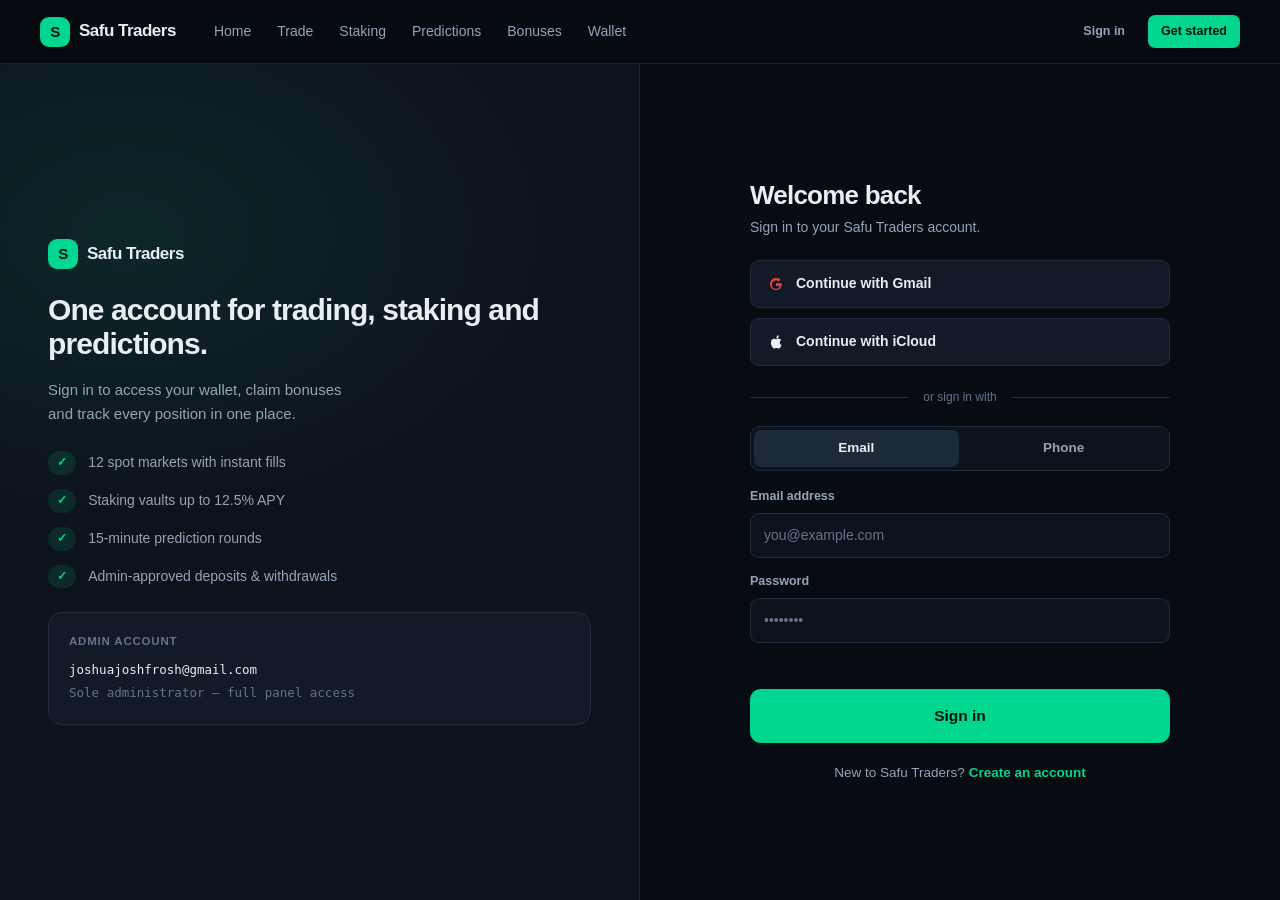
<file: bonuses.html>
<!DOCTYPE html>
<html lang="en">
<head>
  <meta charset="UTF-8" />
  <meta name="viewport" content="width=device-width, initial-scale=1.0" />
  <title>Bonuses &amp; Tasks — Safu Traders</title>
  <meta name="description" content="Complete tasks to unlock bonuses — verify your account, trade, stake and more." />
  <link rel="stylesheet" href="assets/css/styles.css" />
</head>
<body>
  <a class="skip-link" href="#main">Skip to content</a>
  <header class="nav" id="nav"></header>

  <main id="main" class="page">
    <div class="container">
      <div class="page-head">
        <h1>Bonuses &amp; Tasks</h1>
        <p>Bonuses are unlocked by completing tasks. Finish the required tasks on an offer, then claim it.</p>
      </div>

      <div class="grid g3 mt-3" id="bonusStats"></div>

      <!-- ============================================ TASK CENTRE -->
      <div class="card-head mt-3">
        <div>
          <div class="card-title" style="font-size:17px">Your task progress</div>
          <div class="card-sub">These tasks unlock the bonuses below</div>
        </div>
        <span class="badge" id="taskSummary">0 / 0 complete</span>
      </div>
      <div class="grid g3" id="taskGrid"></div>

      <!-- ============================================ OFFERS -->
      <div class="card-head mt-3">
        <div>
          <div class="card-title" style="font-size:17px">Available offers</div>
          <div class="card-sub">Offers and their required tasks are managed by the admin</div>
        </div>
      </div>
      <div class="grid g3" id="bonusGrid"></div>

      <div class="card-head mt-3">
        <div>
          <div class="card-title" style="font-size:17px">Claim history</div>
        </div>
      </div>
      <div class="card">
        <div class="table-wrap">
          <table class="table">
            <thead><tr><th>Bonus</th><th class="num">Amount</th><th>Claimed</th></tr></thead>
            <tbody id="claimBody"></tbody>
          </table>
        </div>
      </div>
    </div>
  </main>

  <footer class="footer" id="footer"></footer>

  <script src="assets/js/config.js"></script>
  <script src="assets/js/countries.js"></script>
  <script src="assets/js/store.js"></script>
  <script src="assets/js/app.js"></script>
  <script>
    (function () {
      var user = UI.requireAuth();
      if (!user) return;

      var TASKS = window.APP_CONFIG.TASKS || [];

      function taskLabel(id) {
        var t = TASKS.find(function (x) { return x.id === id; });
        return t ? t.label : id;
      }
      function taskLink(id) {
        return {
          verify: 'kyc.html',
          profile: 'wallet.html',
          deposit: 'wallet.html',
          trade: 'trade.html',
          stake: 'staking.html',
          predict: 'predictions.html'
        }[id] || 'index.html';
      }

      function renderStats() {
        var u = Store.currentUser();
        var claims = Store.get().claims.filter(function (c) { return c.userId === u.id; });
        var total = claims.reduce(function (a, c) { return a + c.amount; }, 0);
        var st = Store.taskStatus(u.id);
        var done = TASKS.filter(function (t) { return st[t.id]; }).length;

        document.getElementById('bonusStats').innerHTML =
          '<div class="card"><div class="stat"><span class="stat-label">Available balance</span>' +
            '<span class="stat-value sm">' + UI.money(u.balance) + '</span></div></div>' +
          '<div class="card"><div class="stat"><span class="stat-label">Total claimed</span>' +
            '<span class="stat-value sm text-up">' + UI.money(total) + '</span></div></div>' +
          '<div class="card"><div class="stat"><span class="stat-label">Tasks complete</span>' +
            '<span class="stat-value sm">' + done + ' / ' + TASKS.length + '</span></div></div>';

        document.getElementById('taskSummary').textContent = done + ' / ' + TASKS.length + ' complete';
      }

      function renderTasks() {
        var u = Store.currentUser();
        var st = Store.taskStatus(u.id);

        document.getElementById('taskGrid').innerHTML = TASKS.map(function (t) {
          var done = !!st[t.id];
          return '<article class="card" style="' + (done ? 'border-color:rgba(0,214,143,.35)' : '') + '">' +
            '<div class="row-between">' +
              '<span class="badge ' + (done ? 'badge-up' : 'badge-warn') + '">' + (done ? '✓ Complete' : 'Pending') + '</span>' +
            '</div>' +
            '<div class="mt-2" style="font-weight:650;font-size:15px">' + UI.esc(t.label) + '</div>' +
            '<p class="text-dim mt-1" style="font-size:13px;line-height:1.55">' + UI.esc(t.hint) + '</p>' +
            (done
              ? '<button class="btn btn-outline btn-block mt-2" disabled>Done</button>'
              : '<a class="btn btn-primary btn-block mt-2" href="' + taskLink(t.id) + '">Do this task</a>') +
          '</article>';
        }).join('');
      }

      function renderBonuses() {
        var u = Store.currentUser();
        var claimed = Store.claimedBonusIds(u.id);
        var list = Store.bonuses();
        if (!list.length) {
          document.getElementById('bonusGrid').innerHTML =
            '<div class="card"><div class="empty"><p>No bonuses are available right now.</p></div></div>';
          return;
        }
        document.getElementById('bonusGrid').innerHTML = list.map(function (b) {
          var isClaimed = claimed.indexOf(b.id) !== -1;
          var missing = Store.missingTasks(b, u.id);
          var ready = !isClaimed && missing.length === 0;
          var req = b.requires || [];

          var reqHtml = req.length
            ? '<div class="stack" style="gap:6px;margin-top:4px">' + req.map(function (id) {
                var ok = missing.indexOf(id) === -1;
                return '<div class="row" style="gap:8px;font-size:12.5px">' +
                  '<span class="badge ' + (ok ? 'badge-up' : 'badge') + '" style="min-width:20px;justify-content:center">' +
                    (ok ? '✓' : '•') + '</span>' +
                  '<span class="' + (ok ? 'text-dim' : '') + '">' + UI.esc(taskLabel(id)) + '</span></div>';
              }).join('') + '</div>'
            : '<p class="text-faint" style="font-size:12.5px">No tasks required.</p>';

          var btn;
          if (isClaimed) {
            btn = '<button class="btn btn-outline btn-block" disabled>Already claimed</button>';
          } else if (ready) {
            btn = '<button class="btn btn-primary btn-block" data-claim="' + b.id + '">Claim bonus</button>';
          } else {
            btn = '<button class="btn btn-outline btn-block" disabled>' +
              missing.length + ' task' + (missing.length === 1 ? '' : 's') + ' remaining</button>';
          }

          return '<article class="card bonus-card ' + (isClaimed ? 'claimed' : '') + '">' +
            '<div class="row-between">' +
              '<span class="badge badge-up">' + (b.type === 'credit' ? 'Account credit' : 'Bonus') + '</span>' +
              (isClaimed ? '<span class="badge">Claimed</span>' : (ready ? '<span class="badge badge-up">Unlocked</span>' : '<span class="badge badge-warn">Locked</span>')) +
            '</div>' +
            '<div class="bonus-amount">+' + UI.money(b.amount) + '</div>' +
            '<div><div style="font-weight:650;font-size:15px">' + UI.esc(b.title) + '</div>' +
              '<p class="text-dim mt-1" style="font-size:13px;line-height:1.55">' + UI.esc(b.description) + '</p></div>' +
            (b.code ? '<div><span class="bonus-code">' + UI.esc(b.code) + '</span></div>' : '') +
            '<div class="plan-meta" style="font-size:12.5px">' +
              '<div><span>Wagering</span><span>' + (b.wager ? b.wager + '×' : 'None') + '</span></div>' +
            '</div>' +
            '<div style="border-top:1px solid var(--border-soft);padding-top:10px">' +
              '<div class="stat-label" style="margin-bottom:6px">Required tasks</div>' + reqHtml +
            '</div>' +
            btn +
          '</article>';
        }).join('');
      }

      function renderClaims() {
        var u = Store.currentUser();
        var claims = Store.get().claims.filter(function (c) { return c.userId === u.id; });
        if (!claims.length) {
          document.getElementById('claimBody').innerHTML =
            '<tr><td colspan="3"><div class="empty"><p>You have not claimed any bonuses yet.</p></div></td></tr>';
          return;
        }
        document.getElementById('claimBody').innerHTML = claims.map(function (c) {
          return '<tr><td style="font-weight:600">' + UI.esc(c.title) + '</td>' +
            '<td class="num text-up">+' + UI.money(c.amount) + '</td>' +
            '<td class="text-dim" style="font-size:12.5px">' + UI.dateShort(c.claimedAt) + '</td></tr>';
        }).join('');
      }

      function renderAll() { renderStats(); renderTasks(); renderBonuses(); renderClaims(); }

      document.getElementById('bonusGrid').addEventListener('click', function (e) {
        var b = e.target.closest('[data-claim]');
        if (!b) return;
        var res = Store.claimBonus(b.dataset.claim);
        if (!res.ok) { UI.toast(res.error, 'err'); return; }
        UI.toast('Bonus claimed — ' + UI.money(res.amount) + ' credited');
        renderAll();
      });

      renderAll();
    })();
  </script>
</body>
</html>
</file>
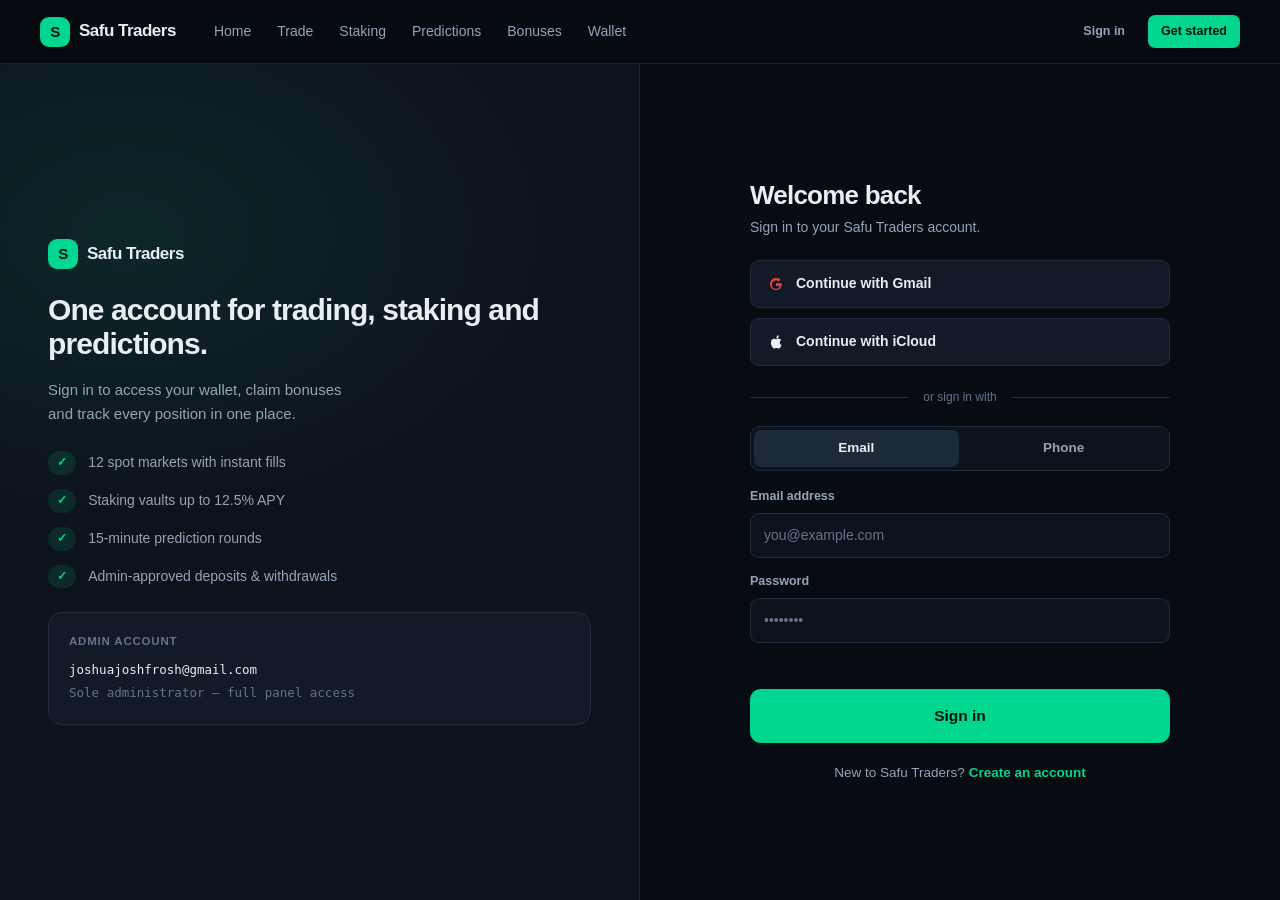
<file: kyc.html>
<!DOCTYPE html>
<html lang="en">
<head>
  <meta charset="UTF-8" />
  <meta name="viewport" content="width=device-width, initial-scale=1.0" />
  <title>Identity Verification — Safu Traders</title>
  <meta name="description" content="Submit your identity documents for verification. Reviewed by the account admin." />
  <link rel="stylesheet" href="assets/css/styles.css" />
</head>
<body>
  <a class="skip-link" href="#main">Skip to content</a>
  <header class="nav" id="nav"></header>

  <main id="main" class="page">
    <div class="container" style="max-width:820px">
      <div class="page-head">
        <h1>Identity Verification</h1>
        <p>Verify your identity to unlock higher limits. Submissions are reviewed by the admin.</p>
      </div>

      <div id="kycStatus" class="mt-3"></div>

      <div class="card card-pad-lg mt-3" id="kycFormCard">
        <div class="card-head">
          <div>
            <div class="card-title" style="font-size:16px">Verification details</div>
            <div class="card-sub">All fields are required</div>
          </div>
          <span class="badge badge-info">Step 1 of 1</span>
        </div>

        <form id="kycForm" class="form-grid" novalidate>
          <div class="field full">
            <label for="fullName">Full legal name</label>
            <input class="input" id="fullName" name="fullName" placeholder="As shown on your document" required />
          </div>
          <div class="field">
            <label for="dob">Date of birth</label>
            <input class="input" id="dob" name="dob" type="date" required />
          </div>
          <div class="field">
            <label for="country">Country of residence</label>
            <select class="select" id="country" name="country" required></select>
          </div>
          <div class="field">
            <label for="docType">Document type</label>
            <select class="select" id="docType" name="docType" required>
              <option value="passport">Passport</option>
              <option value="national_id">National ID card</option>
              <option value="drivers_license">Driver's licence</option>
            </select>
          </div>
          <div class="field">
            <label for="docNumber">Document number</label>
            <input class="input" id="docNumber" name="docNumber" placeholder="e.g. X1234567" required />
          </div>
          <div class="field full">
            <label>Document upload (demo)</label>
            <div class="card" style="background:var(--bg-elev);border-style:dashed;padding:22px;text-align:center">
              <div style="font-size:22px;margin-bottom:6px">📄</div>
              <p class="text-dim" style="font-size:13px">In this demo no file is uploaded. A production build would send the image to a KYC provider.</p>
            </div>
          </div>
          <div class="full">
            <div class="error-text" id="kycError"></div>
            <button class="btn btn-primary btn-lg" type="submit" id="kycSubmit">Submit for verification</button>
          </div>
        </form>
      </div>

      <div class="card mt-3">
        <div class="card-title mb-2">What happens next</div>
        <ul class="stack" style="gap:10px">
          <li class="row" style="align-items:flex-start"><span class="badge badge-info">1</span><span class="text-dim" style="font-size:13.5px">You submit your details — status becomes <strong>pending</strong>.</span></li>
          <li class="row" style="align-items:flex-start"><span class="badge badge-info">2</span><span class="text-dim" style="font-size:13.5px">The admin reviews the submission in the admin panel.</span></li>
          <li class="row" style="align-items:flex-start"><span class="badge badge-info">3</span><span class="text-dim" style="font-size:13.5px">On approval your account is marked <strong>verified</strong>; on rejection you can resubmit.</span></li>
        </ul>
      </div>
    </div>
  </main>

  <footer class="footer" id="footer"></footer>

  <script src="assets/js/config.js"></script>
  <script src="assets/js/countries.js"></script>
  <script src="assets/js/store.js"></script>
  <script src="assets/js/app.js"></script>
  <script>
    (function () {
      var user = UI.requireAuth();
      if (!user) return;

      /* populate country select */
      var sel = document.getElementById('country');
      sel.innerHTML = window.COUNTRIES.map(function (c) {
        return '<option value="' + UI.esc(c[0]) + '">' + UI.esc(c[0]) + '</option>';
      }).join('');

      function renderStatus() {
        var u = Store.currentUser();
        var k = Store.myKyc(u.id);
        var host = document.getElementById('kycStatus');
        var formCard = document.getElementById('kycFormCard');

        if (!k) {
          host.innerHTML = '<div class="card" style="border-left:3px solid var(--info)">' +
            '<div class="row-between"><div><div style="font-weight:650">Not verified</div>' +
            '<div class="text-dim" style="font-size:13px">Submit your details below to start verification.</div></div>' +
            '<span class="badge badge-info">Unverified</span></div></div>';
          formCard.classList.remove('hidden');
          return;
        }

        if (k.status === 'approved') {
          host.innerHTML = '<div class="card" style="border-left:3px solid var(--accent)">' +
            '<div class="row-between"><div><div style="font-weight:650">Identity verified</div>' +
            '<div class="text-dim" style="font-size:13px">Approved ' + UI.dateShort(k.reviewedAt) + '. You have full access.</div></div>' +
            '<span class="badge badge-up">Verified</span></div></div>';
          formCard.classList.add('hidden');
        } else if (k.status === 'pending') {
          host.innerHTML = '<div class="card" style="border-left:3px solid var(--warn)">' +
            '<div class="row-between"><div><div style="font-weight:650">Under review</div>' +
            '<div class="text-dim" style="font-size:13px">Submitted ' + UI.dateShort(k.submittedAt) + '. The admin will review it shortly.</div></div>' +
            '<span class="badge badge-warn">Pending</span></div></div>';
          formCard.classList.add('hidden');
        } else {
          host.innerHTML = '<div class="card" style="border-left:3px solid var(--down)">' +
            '<div class="row-between"><div><div style="font-weight:650">Verification rejected</div>' +
            '<div class="text-dim" style="font-size:13px">' + (k.note ? UI.esc(k.note) : 'Please check your details and resubmit.') + '</div></div>' +
            '<span class="badge badge-down">Rejected</span></div></div>';
          formCard.classList.remove('hidden');
          document.getElementById('fullName').value = k.fullName || '';
          document.getElementById('dob').value = k.dob || '';
          document.getElementById('docNumber').value = k.docNumber || '';
        }
      }

      document.getElementById('kycForm').addEventListener('submit', function (e) {
        e.preventDefault();
        var err = document.getElementById('kycError');
        err.textContent = '';
        var data = {
          fullName: document.getElementById('fullName').value.trim(),
          dob: document.getElementById('dob').value,
          country: document.getElementById('country').value,
          docType: document.getElementById('docType').value,
          docNumber: document.getElementById('docNumber').value.trim()
        };
        if (!data.fullName) { err.textContent = 'Enter your full legal name.'; return; }
        if (!data.dob) { err.textContent = 'Enter your date of birth.'; return; }
        if (!data.docNumber) { err.textContent = 'Enter your document number.'; return; }
        var res = Store.submitKyc(data);
        if (!res.ok) { err.textContent = res.error; return; }
        UI.toast('Submitted — your verification is now pending review.');
        renderStatus();
      });

      renderStatus();
    })();
  </script>
</body>
</html>
</file>
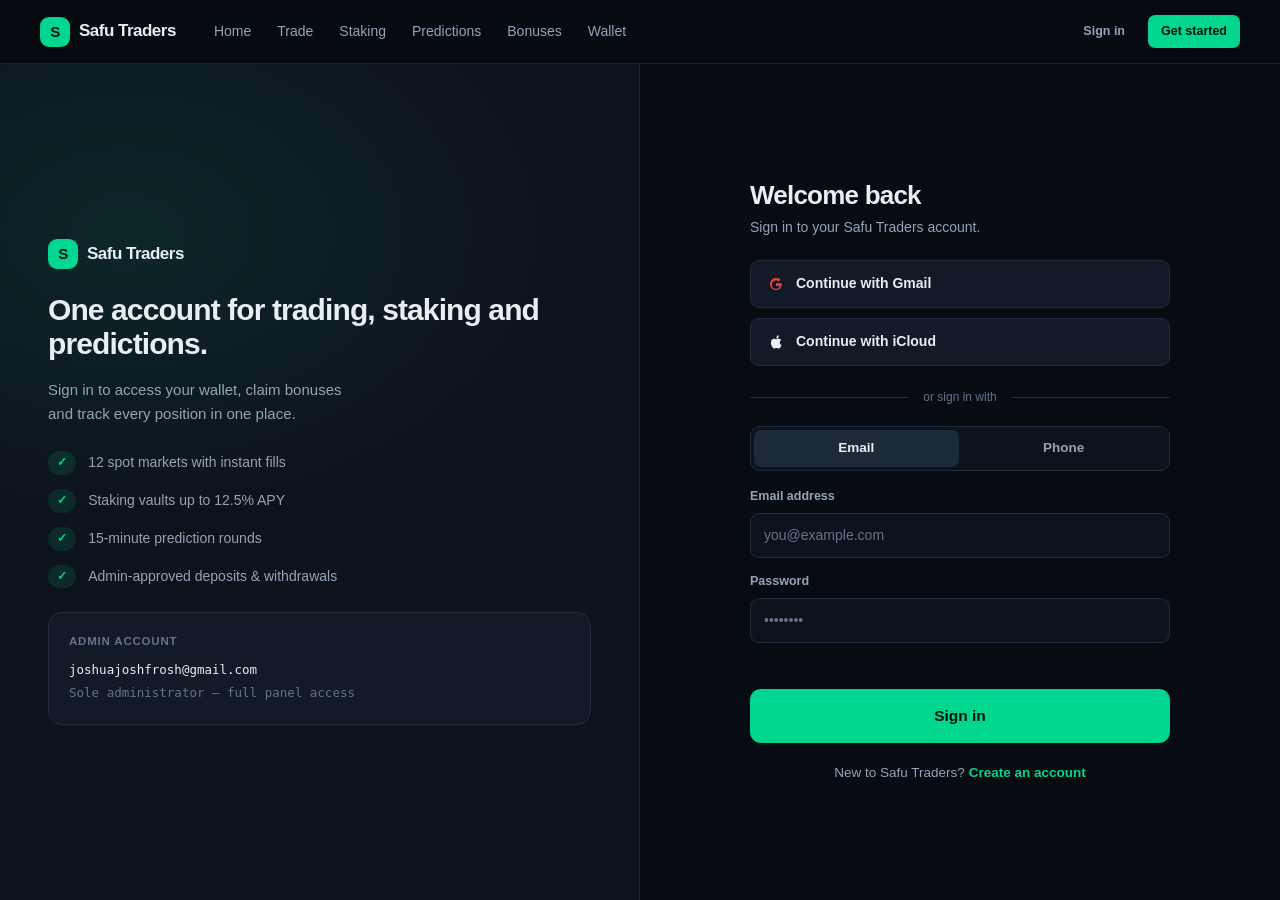
<file: predictions.html>
<!DOCTYPE html>
<html lang="en">
<head>
  <meta charset="UTF-8" />
  <meta name="viewport" content="width=device-width, initial-scale=1.0" />
  <title>Predictions — Safu Traders</title>
  <meta name="description" content="Call crypto price direction on 15-minute rounds. Correct calls pay double." />
  <link rel="stylesheet" href="assets/css/styles.css" />
</head>
<body>
  <a class="skip-link" href="#main">Skip to content</a>
  <header class="nav" id="nav"></header>

  <main id="main" class="page">
    <div class="container">
      <div class="page-head">
        <h1>Price Predictions</h1>
        <p>Pick up or down for the next 15-minute round. Correct calls pay 2× your stake.</p>
      </div>

      <div class="grid g4 mt-3" id="predStats"></div>

      <div class="card-head mt-3">
        <div>
          <div class="card-title" style="font-size:17px">Open rounds</div>
          <div class="card-sub">Rounds close when the timer hits zero</div>
        </div>
      </div>
      <div class="grid g3" id="roundGrid"></div>

      <div class="card-head mt-3">
        <div>
          <div class="card-title" style="font-size:17px">Your predictions</div>
          <div class="card-sub">Open, won and lost calls</div>
        </div>
      </div>
      <div class="card">
        <div class="table-wrap">
          <table class="table">
            <thead>
              <tr>
                <th>Round</th><th>Asset</th><th>Call</th><th class="num">Stake</th>
                <th class="num">Entry</th><th class="num">Exit</th><th>Status</th><th class="num">Payout</th>
              </tr>
            </thead>
            <tbody id="predBody"></tbody>
          </table>
        </div>
      </div>

      <div class="card-head mt-3">
        <div>
          <div class="card-title" style="font-size:17px">Recent results</div>
          <div class="card-sub">Settled rounds and their outcome</div>
        </div>
      </div>
      <div class="card">
        <div class="table-wrap">
          <table class="table">
            <thead>
              <tr><th>Round</th><th>Asset</th><th class="num">Start</th><th class="num">End</th><th>Outcome</th><th>Closed</th></tr>
            </thead>
            <tbody id="resultsBody"></tbody>
          </table>
        </div>
      </div>
    </div>
  </main>

  <footer class="footer" id="footer"></footer>

  <script src="assets/js/config.js"></script>
  <script src="assets/js/countries.js"></script>
  <script src="assets/js/store.js"></script>
  <script src="assets/js/app.js"></script>
  <script>
    (function () {
      var user = UI.requireAuth();
      if (!user) return;

      var selected = {}; // roundId -> 'up' | 'down'

      function renderStats() {
        var u = Store.currentUser();
        var preds = Store.myPredictions(u.id);
        var open = preds.filter(function (p) { return p.status === 'open'; });
        var won = preds.filter(function (p) { return p.status === 'won'; });
        var lost = preds.filter(function (p) { return p.status === 'lost'; });
        var settled = won.length + lost.length;
        var winRate = settled ? (won.length / settled * 100) : 0;

        document.getElementById('predStats').innerHTML =
          '<div class="card"><div class="stat"><span class="stat-label">Available</span>' +
            '<span class="stat-value sm">' + UI.money(u.balance) + '</span></div></div>' +
          '<div class="card"><div class="stat"><span class="stat-label">Open calls</span>' +
            '<span class="stat-value sm">' + open.length + '</span></div></div>' +
          '<div class="card"><div class="stat"><span class="stat-label">Win rate</span>' +
            '<span class="stat-value sm">' + UI.num(winRate, 0) + '%</span></div></div>' +
          '<div class="card"><div class="stat"><span class="stat-label">Won / lost</span>' +
            '<span class="stat-value sm"><span class="text-up">' + won.length + '</span> / <span class="text-down">' + lost.length + '</span></span></div></div>';
      }

      function timeLeft(iso) {
        var ms = new Date(iso).getTime() - Date.now();
        if (ms <= 0) return '00:00';
        var m = Math.floor(ms / 60000), s = Math.floor((ms % 60000) / 1000);
        return (m < 10 ? '0' : '') + m + ':' + (s < 10 ? '0' : '') + s;
      }

      function renderRounds() {
        var rounds = Store.openRounds();
        if (!rounds.length) {
          document.getElementById('roundGrid').innerHTML =
            '<div class="card"><div class="empty"><p>No open rounds right now. Check back shortly.</p></div></div>';
          return;
        }
        document.getElementById('roundGrid').innerHTML = rounds.map(function (r) {
          var m = Store.market(r.symbol);
          var sel = selected[r.id] || '';
          return '<article class="card round-card" data-round="' + r.id + '">' +
            '<div class="row-between">' +
              '<div class="row"><span class="coin">' + r.symbol + '</span>' +
                '<div><div style="font-weight:650;font-size:14px">' + r.symbol + ' / USD</div>' +
                '<div class="text-faint" style="font-size:11.5px">Round #' + r.round + '</div></div></div>' +
              '<div style="text-align:right"><div class="stat-label">Closes in</div>' +
                '<div class="round-timer" data-timer="' + r.closesAt + '">' + timeLeft(r.closesAt) + '</div></div>' +
            '</div>' +
            '<div class="row-between" style="font-size:13px">' +
              '<span class="text-faint">Entry price</span>' +
              '<span class="mono">' + UI.price(r.startPrice) + '</span>' +
            '</div>' +
            '<div class="dir-btns">' +
              '<button class="dir-btn up ' + (sel === 'up' ? 'sel' : '') + '" data-dir="up" data-round="' + r.id + '">' +
                '<strong>▲ Up</strong><small>Pays 2×</small></button>' +
              '<button class="dir-btn down ' + (sel === 'down' ? 'sel' : '') + '" data-dir="down" data-round="' + r.id + '">' +
                '<strong>▼ Down</strong><small>Pays 2×</small></button>' +
            '</div>' +
            '<div class="field"><label>Stake (USD)</label>' +
              '<input class="input" type="number" min="1" step="1" placeholder="10" data-amt="' + r.id + '" /></div>' +
            '<button class="btn btn-primary btn-block" data-place="' + r.id + '">Place prediction</button>' +
          '</article>';
        }).join('');
      }

      function renderPreds() {
        var u = Store.currentUser();
        var preds = Store.myPredictions(u.id);
        if (!preds.length) {
          document.getElementById('predBody').innerHTML =
            '<tr><td colspan="8"><div class="empty"><div class="ico">◇</div><p>No predictions yet. Pick a direction above.</p></div></td></tr>';
          return;
        }
        document.getElementById('predBody').innerHTML = preds.map(function (p) {
          var badge = p.status === 'won' ? 'badge-up' : p.status === 'lost' ? 'badge-down' : 'badge-warn';
          return '<tr>' +
            '<td class="mono">#' + p.round + '</td>' +
            '<td><span class="coin sm" style="display:inline-grid;vertical-align:middle;margin-right:6px">' + p.symbol + '</span>' + p.symbol + '</td>' +
            '<td><span class="' + (p.direction === 'up' ? 'text-up' : 'text-down') + '" style="font-weight:600">' +
              (p.direction === 'up' ? '▲ Up' : '▼ Down') + '</span></td>' +
            '<td class="num">' + UI.money(p.amount) + '</td>' +
            '<td class="num text-dim">' + UI.price(p.entryPrice) + '</td>' +
            '<td class="num text-dim">' + (p.exitPrice ? UI.price(p.exitPrice) : '—') + '</td>' +
            '<td><span class="badge ' + badge + '">' + p.status + '</span></td>' +
            '<td class="num ' + (p.status === 'won' ? 'text-up' : '') + '">' + (p.payout != null ? UI.money(p.payout) : '—') + '</td>' +
          '</tr>';
        }).join('');
      }

      function renderResults() {
        var closed = Store.rounds().filter(function (r) { return r.status === 'closed'; });
        if (!closed.length) {
          document.getElementById('resultsBody').innerHTML =
            '<tr><td colspan="6"><div class="empty"><p>No settled rounds yet.</p></div></td></tr>';
          return;
        }
        document.getElementById('resultsBody').innerHTML = closed.map(function (r) {
          var up = (r.endPrice || 0) >= r.startPrice;
          return '<tr>' +
            '<td class="mono">#' + r.round + '</td>' +
            '<td><span class="coin sm" style="display:inline-grid;vertical-align:middle;margin-right:6px">' + r.symbol + '</span>' + r.symbol + '</td>' +
            '<td class="num text-dim">' + UI.price(r.startPrice) + '</td>' +
            '<td class="num">' + (r.endPrice ? UI.price(r.endPrice) : '—') + '</td>' +
            '<td><span class="badge ' + (up ? 'badge-up' : 'badge-down') + '">' + (up ? '▲ Up' : '▼ Down') + '</span></td>' +
            '<td class="text-dim" style="font-size:12.5px">' + UI.dateShort(r.closesAt) + '</td>' +
          '</tr>';
        }).join('');
      }

      function renderAll() { renderStats(); renderRounds(); renderPreds(); renderResults(); }

      document.getElementById('roundGrid').addEventListener('click', function (e) {
        var dirBtn = e.target.closest('[data-dir]');
        if (dirBtn) {
          var rid = dirBtn.dataset.round;
          selected[rid] = dirBtn.dataset.dir;
          var card = dirBtn.closest('.round-card');
          card.querySelectorAll('.dir-btn').forEach(function (b) { b.classList.remove('sel'); });
          dirBtn.classList.add('sel');
          return;
        }
        var placeBtn = e.target.closest('[data-place]');
        if (placeBtn) {
          var id = placeBtn.dataset.place;
          var dir = selected[id];
          if (!dir) { UI.toast('Pick Up or Down first.', 'warn'); return; }
          var amtEl = document.querySelector('[data-amt="' + id + '"]');
          var amt = Number(amtEl.value);
          var res = Store.placePrediction(id, dir, amt);
          if (!res.ok) { UI.toast(res.error, 'err'); return; }
          UI.toast('Prediction placed: ' + dir.toUpperCase() + ' ' + UI.money(amt));
          selected[id] = null;
          renderAll();
        }
      });

      /* live countdown */
      setInterval(function () {
        document.querySelectorAll('[data-timer]').forEach(function (el) {
          el.textContent = timeLeft(el.dataset.timer);
        });
      }, 1000);

      renderAll();
    })();
  </script>
</body>
</html>
</file>
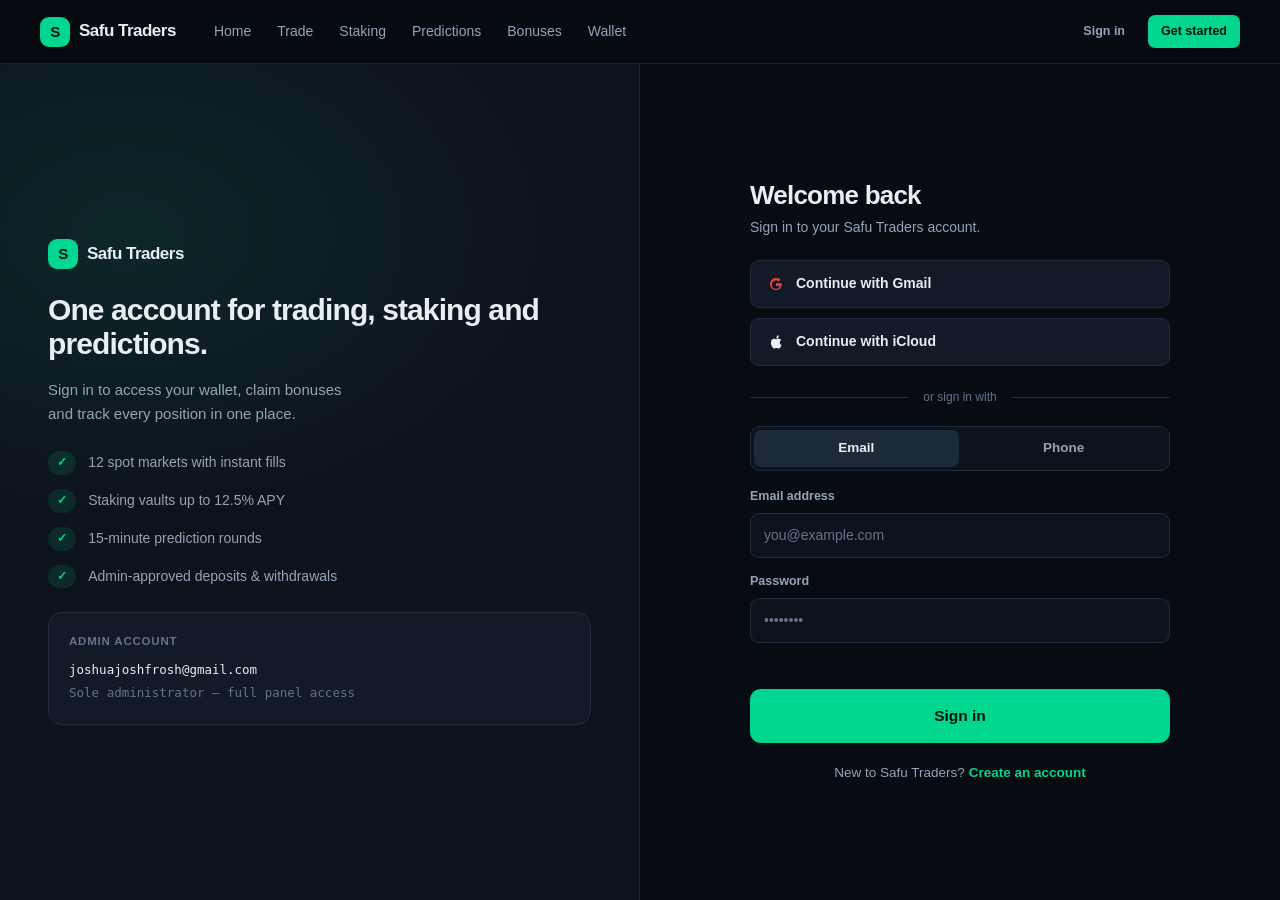
<file: staking.html>
<!DOCTYPE html>
<html lang="en">
<head>
  <meta charset="UTF-8" />
  <meta name="viewport" content="width=device-width, initial-scale=1.0" />
  <title>Staking — Safu Traders</title>
  <meta name="description" content="Stake crypto in flexible vaults and earn up to 12.5% APY. Unstake any time." />
  <link rel="stylesheet" href="assets/css/styles.css" />
</head>
<body>
  <a class="skip-link" href="#main">Skip to content</a>
  <header class="nav" id="nav"></header>

  <main id="main" class="page">
    <div class="container">
      <div class="page-head">
        <h1>Staking</h1>
        <p>Lock assets in a vault and earn yield. Unstake any time — you keep what has accrued.</p>
      </div>

      <div class="grid g4 mt-3" id="stakeStats"></div>

      <div class="card-head mt-3">
        <div>
          <div class="card-title" style="font-size:17px">Available vaults</div>
          <div class="card-sub">Rates are set by the admin and can change at any time</div>
        </div>
      </div>
      <div class="grid g3" id="planGrid"></div>

      <div class="card-head mt-3">
        <div>
          <div class="card-title" style="font-size:17px">Your positions</div>
          <div class="card-sub">Active and closed stakes</div>
        </div>
      </div>
      <div class="card">
        <div class="table-wrap">
          <table class="table">
            <thead>
              <tr>
                <th>Plan</th><th>Asset</th><th class="num">Staked</th><th class="num">APY</th>
                <th class="num">Accrued</th><th>Started</th><th>Status</th><th class="num">Action</th>
              </tr>
            </thead>
            <tbody id="stakeBody"></tbody>
          </table>
        </div>
      </div>
    </div>
  </main>

  <footer class="footer" id="footer"></footer>

  <script src="assets/js/config.js"></script>
  <script src="assets/js/countries.js"></script>
  <script src="assets/js/store.js"></script>
  <script src="assets/js/app.js"></script>
  <script>
    (function () {
      var user = UI.requireAuth();
      if (!user) return;

      function accrued(st) {
        if (st.status !== 'active') return st.payout ? st.payout - st.amount : 0;
        var days = (Date.now() - new Date(st.startedAt).getTime()) / 86400000;
        return st.amount * (st.apy / 100) * (days / 365);
      }

      function renderStats() {
        var u = Store.currentUser();
        var stakes = Store.myStakes(u.id);
        var active = stakes.filter(function (s) { return s.status === 'active'; });
        var totalStaked = active.reduce(function (a, s) { return a + s.amount; }, 0);
        var totalAccrued = active.reduce(function (a, s) { return a + accrued(s); }, 0);
        var avgApy = active.length ? active.reduce(function (a, s) { return a + s.apy; }, 0) / active.length : 0;

        document.getElementById('stakeStats').innerHTML =
          '<div class="card"><div class="stat"><span class="stat-label">Available balance</span>' +
            '<span class="stat-value sm">' + UI.money(u.balance) + '</span></div></div>' +
          '<div class="card"><div class="stat"><span class="stat-label">Total staked</span>' +
            '<span class="stat-value sm">' + UI.money(totalStaked) + '</span></div></div>' +
          '<div class="card"><div class="stat"><span class="stat-label">Accrued yield</span>' +
            '<span class="stat-value sm text-up">' + UI.money(totalAccrued) + '</span></div></div>' +
          '<div class="card"><div class="stat"><span class="stat-label">Avg. APY</span>' +
            '<span class="stat-value sm">' + UI.num(avgApy, 1) + '%</span></div></div>';
      }

      function renderPlans() {
        var plans = Store.stakingPlans();
        if (!plans.length) {
          document.getElementById('planGrid').innerHTML =
            '<div class="card"><div class="empty"><p>No staking plans are available right now.</p></div></div>';
          return;
        }
        document.getElementById('planGrid').innerHTML = plans.map(function (p) {
          return '<article class="card card-hover plan">' +
            '<div class="row-between">' +
              '<div class="row"><span class="coin">' + p.symbol + '</span>' +
                '<div><div style="font-weight:650;font-size:14px">' + UI.esc(p.name) + '</div>' +
                '<div class="text-faint" style="font-size:11.5px">' + p.symbol + ' vault</div></div></div>' +
              '<span class="badge badge-up">' + p.days + 'd</span>' +
            '</div>' +
            '<div class="plan-apy">' + UI.num(p.apy, 1) + '%<small> APY</small></div>' +
            '<div class="plan-meta">' +
              '<div><span>Lock period</span><span>' + p.days + ' days</span></div>' +
              '<div><span>Minimum</span><span>' + UI.money(p.min) + '</span></div>' +
              '<div><span>Maximum</span><span>' + UI.money(p.max) + '</span></div>' +
            '</div>' +
            '<button class="btn btn-primary btn-block" data-stake="' + p.id + '">Stake ' + p.symbol + '</button>' +
          '</article>';
        }).join('');
      }

      function renderStakes() {
        var u = Store.currentUser();
        var stakes = Store.myStakes(u.id);
        if (!stakes.length) {
          document.getElementById('stakeBody').innerHTML =
            '<tr><td colspan="8"><div class="empty"><div class="ico">◇</div><p>You have no staking positions yet.</p></div></td></tr>';
          return;
        }
        document.getElementById('stakeBody').innerHTML = stakes.map(function (s) {
          var acc = accrued(s);
          var badge = s.status === 'active' ? 'badge-up' : 'badge';
          return '<tr>' +
            '<td style="font-weight:600">' + UI.esc(s.planName) + '</td>' +
            '<td><span class="coin sm" style="display:inline-grid;vertical-align:middle;margin-right:6px">' + s.symbol + '</span>' + s.symbol + '</td>' +
            '<td class="num">' + UI.money(s.amount) + '</td>' +
            '<td class="num">' + UI.num(s.apy, 1) + '%</td>' +
            '<td class="num text-up">' + UI.money(acc) + '</td>' +
            '<td class="text-dim" style="font-size:12.5px">' + UI.dateShort(s.startedAt) + '</td>' +
            '<td><span class="badge ' + badge + '">' + s.status + '</span></td>' +
            '<td class="num">' + (s.status === 'active'
              ? '<button class="btn btn-sm btn-outline" data-unstake="' + s.id + '">Unstake</button>'
              : '<span class="text-faint" style="font-size:12px">' + UI.money(s.payout || 0) + '</span>') + '</td>' +
          '</tr>';
        }).join('');
      }

      function renderAll() { renderStats(); renderPlans(); renderStakes(); }

      document.getElementById('planGrid').addEventListener('click', function (e) {
        var b = e.target.closest('[data-stake]');
        if (!b) return;
        var plan = Store.allStakingPlans().find(function (p) { return p.id === b.dataset.stake; });
        if (!plan) return;
        var u = Store.currentUser();
        UI.modal({
          title: 'Stake in ' + plan.name,
          body:
            '<div class="row-between" style="font-size:13.5px"><span class="text-faint">APY</span><span class="mono text-up">' + UI.num(plan.apy, 1) + '%</span></div>' +
            '<div class="row-between" style="font-size:13.5px"><span class="text-faint">Lock period</span><span class="mono">' + plan.days + ' days</span></div>' +
            '<div class="row-between" style="font-size:13.5px"><span class="text-faint">Available</span><span class="mono">' + UI.money(u.balance) + '</span></div>' +
            '<div class="field"><label for="stakeAmt">Amount to stake (USD)</label>' +
              '<input class="input" id="stakeAmt" type="number" min="' + plan.min + '" step="0.01" value="' + plan.min + '" />' +
              '<div class="hint">Min ' + UI.money(plan.min) + ' · Max ' + UI.money(plan.max) + '</div></div>' +
            '<div class="error-text" id="stakeErr"></div>',
          confirmText: 'Confirm stake',
          onConfirm: function (root) {
            var amt = Number(root.querySelector('#stakeAmt').value);
            var res = Store.stake(plan.id, amt);
            if (!res.ok) { root.querySelector('#stakeErr').textContent = res.error; return false; }
            UI.toast('Staked ' + UI.money(amt) + ' in ' + plan.name);
            renderAll();
            return true;
          }
        });
      });

      document.getElementById('stakeBody').addEventListener('click', function (e) {
        var b = e.target.closest('[data-unstake]');
        if (!b) return;
        var st = Store.myStakes(Store.currentUser().id).find(function (s) { return s.id === b.dataset.unstake; });
        if (!st) return;
        var acc = accrued(st);
        UI.modal({
          title: 'Unstake ' + st.planName,
          body: '<p class="text-dim" style="font-size:13.5px">You will receive your principal plus accrued yield back into your available balance.</p>' +
            '<div class="row-between" style="font-size:13.5px"><span class="text-faint">Principal</span><span class="mono">' + UI.money(st.amount) + '</span></div>' +
            '<div class="row-between" style="font-size:13.5px"><span class="text-faint">Accrued yield</span><span class="mono text-up">' + UI.money(acc) + '</span></div>' +
            '<div class="row-between" style="font-size:14px;font-weight:700;border-top:1px solid var(--border);padding-top:10px"><span>Total payout</span><span class="mono">' + UI.money(st.amount + acc) + '</span></div>',
          confirmText: 'Unstake now',
          onConfirm: function () {
            var res = Store.unstake(st.id);
            if (!res.ok) { UI.toast(res.error, 'err'); return false; }
            UI.toast('Unstaked — ' + UI.money(res.payout) + ' returned');
            renderAll();
            return true;
          }
        });
      });

      renderAll();
    })();
  </script>
</body>
</html>
</file>
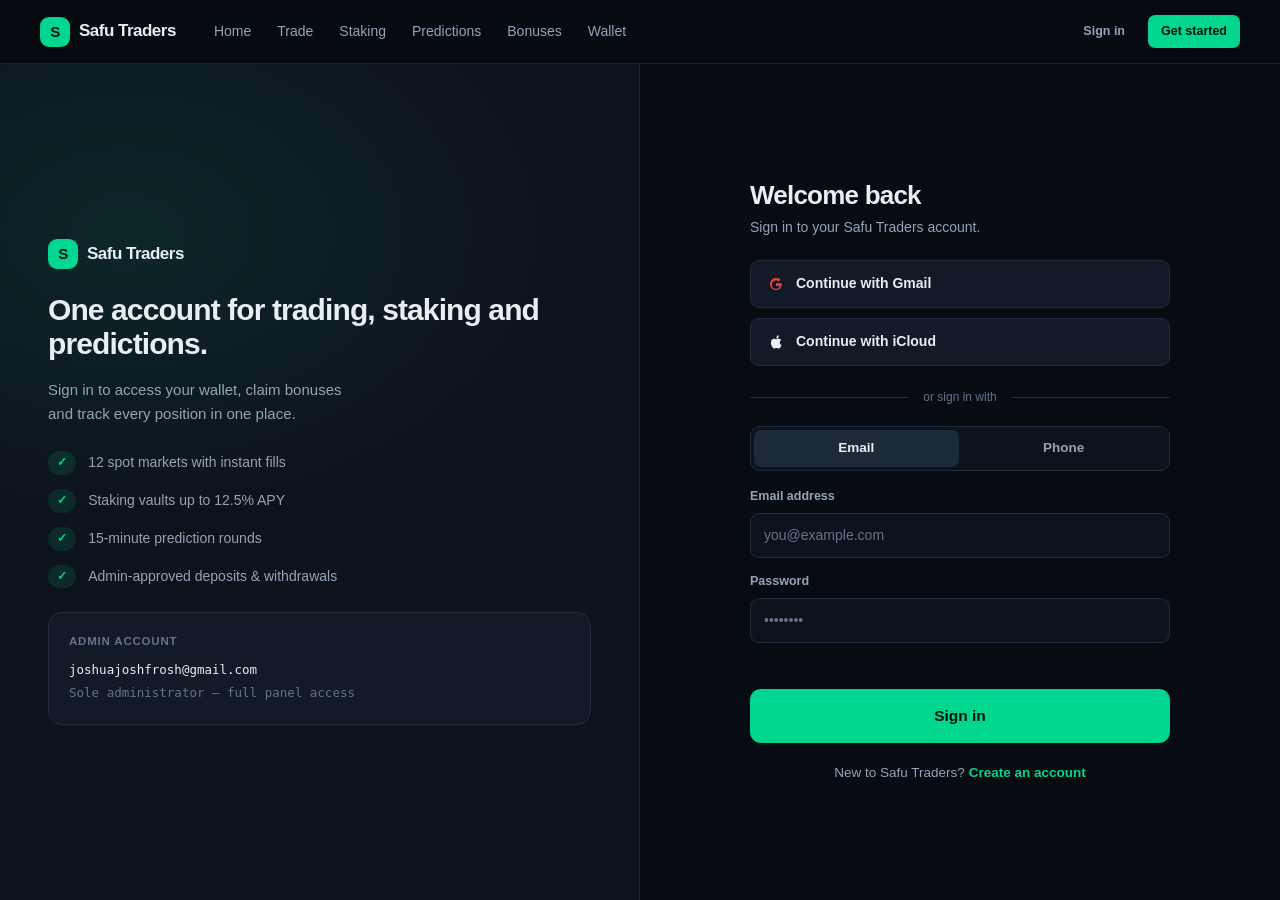
<file: trade.html>
<!DOCTYPE html>
<html lang="en">
<head>
  <meta charset="UTF-8" />
  <meta name="viewport" content="width=device-width, initial-scale=1.0" />
  <title>Trade &amp; Buy — Safu Traders</title>
  <meta name="description" content="Buy and sell crypto at live mock prices with instant fills and full order history." />
  <link rel="stylesheet" href="assets/css/styles.css" />
</head>
<body>
  <a class="skip-link" href="#main">Skip to content</a>
  <header class="nav" id="nav"></header>

  <main id="main" class="page">
    <div class="container">
      <div class="page-head row-between">
        <div>
          <h1>Trade &amp; Buy</h1>
          <p>Spot markets with instant fills. Your balance is shared across every product.</p>
        </div>
        <div class="row" id="balanceChip"></div>
      </div>

      <div class="grid mt-3" style="grid-template-columns:minmax(0,1.55fr) minmax(0,1fr);gap:20px" id="tradeLayout">
        <!-- ================================================== LEFT: chart + markets -->
        <div class="stack">
          <div class="card">
            <div class="row-between mb-2">
              <div class="row">
                <span class="coin lg" id="selCoin">BTC</span>
                <div>
                  <div style="font-weight:650;font-size:16px" id="selName">Bitcoin</div>
                  <div class="text-faint" style="font-size:12px" id="selPair">BTC / USD</div>
                </div>
              </div>
              <div style="text-align:right">
                <div class="mono" style="font-size:24px;font-weight:700" id="selPrice">$0.00</div>
                <div id="selDelta" class="badge badge-up">+0.00%</div>
              </div>
            </div>
            <div class="row mb-2" style="gap:6px" id="rangeBtns">
              <button class="btn btn-sm btn-outline" data-range="1H">1H</button>
              <button class="btn btn-sm btn-outline" data-range="1D">1D</button>
              <button class="btn btn-sm btn-outline" data-range="1W">1W</button>
              <button class="btn btn-sm btn-outline" data-range="1M">1M</button>
            </div>
            <div class="chart-box"><svg id="mainChart"></svg></div>
          </div>

          <div class="card">
            <div class="card-head">
              <div>
                <div class="card-title">Markets</div>
                <div class="card-sub">Click a row to load it into the chart</div>
              </div>
              <input class="input" id="marketSearch" placeholder="Search asset…" style="max-width:200px" />
            </div>
            <div class="table-wrap">
              <table class="table">
                <thead>
                  <tr>
                    <th>Asset</th><th class="num">Price</th><th class="num">24h</th>
                    <th class="num" style="width:100px">Trend</th><th class="num">You hold</th>
                  </tr>
                </thead>
                <tbody id="marketBody"></tbody>
              </table>
            </div>
          </div>
        </div>

        <!-- ================================================== RIGHT: order form -->
        <div class="stack">
          <div class="card">
            <div class="segmented mb-2" id="sideToggle" style="width:100%">
              <button class="buy active" data-side="buy" style="flex:1">Buy</button>
              <button class="sell" data-side="sell" style="flex:1">Sell</button>
            </div>

            <div class="field mb-2">
              <label for="orderAmount">Amount (USD)</label>
              <input class="input" id="orderAmount" type="number" min="0" step="0.01" placeholder="0.00" />
              <div class="row" style="gap:6px;margin-top:6px">
                <button class="btn btn-sm btn-outline" data-quick="100">$100</button>
                <button class="btn btn-sm btn-outline" data-quick="500">$500</button>
                <button class="btn btn-sm btn-outline" data-quick="1000">$1,000</button>
                <button class="btn btn-sm btn-outline" data-quick="max">Max</button>
              </div>
            </div>

            <div class="card" style="background:var(--bg-elev);padding:14px;margin-bottom:16px">
              <div class="row-between" style="font-size:13px;margin-bottom:8px">
                <span class="text-faint">You receive</span>
                <span class="mono" id="receiveQty">0.00000000 BTC</span>
              </div>
              <div class="row-between" style="font-size:13px;margin-bottom:8px">
                <span class="text-faint">Price</span>
                <span class="mono" id="orderPrice">$0.00</span>
              </div>
              <div class="row-between" style="font-size:13px">
                <span class="text-faint">Available</span>
                <span class="mono" id="availBal">$0.00</span>
              </div>
            </div>

            <div class="error-text" id="orderError"></div>
            <button class="btn btn-primary btn-block btn-lg" id="submitOrder">Buy BTC</button>
            <p class="hint mt-2 center">Demo fills are instant at the displayed price.</p>
          </div>

          <div class="card">
            <div class="card-head"><div class="card-title">Your holdings</div></div>
            <div id="holdingsList"></div>
          </div>

          <div class="card">
            <div class="card-head"><div class="card-title">Recent orders</div></div>
            <div id="ordersList"></div>
          </div>
        </div>
      </div>
    </div>
  </main>

  <footer class="footer" id="footer"></footer>

  <script src="assets/js/config.js"></script>
  <script src="assets/js/countries.js"></script>
  <script src="assets/js/store.js"></script>
  <script src="assets/js/app.js"></script>
  <script>
    (function () {
      var user = UI.requireAuth();
      if (!user) return;

      var state = { symbol: 'BTC', side: 'buy', range: '1D' };

      function refreshBalance() {
        var u = Store.currentUser();
        document.getElementById('balanceChip').innerHTML =
          '<div class="card" style="padding:10px 16px;display:flex;gap:14px;align-items:center">' +
            '<div><div class="stat-label">Available</div><div class="mono" style="font-weight:700">' + UI.money(u.balance) + '</div></div>' +
            '<a class="btn btn-sm btn-outline" href="wallet.html">Deposit</a>' +
          '</div>';
        document.getElementById('availBal').textContent = UI.money(u.balance);
      }

      function seriesFor(m, range) {
        var base = m.series;
        var n = range === '1H' ? 20 : range === '1D' ? 40 : range === '1W' ? 55 : 60;
        return base.slice(base.length - n);
      }

      function renderChart() {
        var m = Store.market(state.symbol);
        if (!m) return;
        document.getElementById('selCoin').textContent = m.symbol;
        document.getElementById('selName').textContent = m.name;
        document.getElementById('selPair').textContent = m.symbol + ' / USD';
        document.getElementById('selPrice').textContent = UI.price(m.price);
        var d = document.getElementById('selDelta');
        d.textContent = UI.pct(m.change24h);
        d.className = 'badge ' + (m.change24h >= 0 ? 'badge-up' : 'badge-down');
        UI.drawChart(document.getElementById('mainChart'), seriesFor(m, state.range), { height: 300 });
        document.getElementById('orderPrice').textContent = UI.price(m.price);
        document.getElementById('submitOrder').textContent =
          (state.side === 'buy' ? 'Buy ' : 'Sell ') + m.symbol;
        updateReceive();
      }

      function renderMarkets() {
        var q = (document.getElementById('marketSearch').value || '').toLowerCase();
        var u = Store.currentUser();
        var rows = Store.markets().filter(function (m) {
          return !q || m.symbol.toLowerCase().indexOf(q) !== -1 || m.name.toLowerCase().indexOf(q) !== -1;
        }).map(function (m) {
          var h = Store.holdings(u.id, m.symbol);
          var active = m.symbol === state.symbol ? ' style="background:var(--accent-soft)"' : '';
          return '<tr class="market-row" data-sym="' + m.symbol + '"' + active + '>' +
            '<td><div class="sym-cell"><span class="coin sm">' + m.symbol + '</span>' +
              '<div><strong>' + m.symbol + '</strong><small>' + UI.esc(m.name) + '</small></div></div></td>' +
            '<td class="num">' + UI.price(m.price) + '</td>' +
            '<td class="num ' + (m.change24h >= 0 ? 'text-up' : 'text-down') + '">' + UI.pct(m.change24h) + '</td>' +
            '<td class="num">' + UI.sparkline(m.series.slice(-24), m.change24h >= 0) + '</td>' +
            '<td class="num text-dim">' + (h.qty > 0 ? UI.num(h.qty, 6) + ' ' + m.symbol : '—') + '</td>' +
          '</tr>';
        }).join('');
        document.getElementById('marketBody').innerHTML = rows ||
          '<tr><td colspan="5"><div class="empty"><p>No assets match that search.</p></div></td></tr>';
      }

      function renderHoldings() {
        var u = Store.currentUser();
        var p = Store.portfolio(u.id);
        if (!p.length) {
          document.getElementById('holdingsList').innerHTML =
            '<div class="empty"><div class="ico">◇</div><p>No holdings yet. Buy your first asset.</p></div>';
          return;
        }
        document.getElementById('holdingsList').innerHTML = p.map(function (h) {
          return '<div class="row-between" style="padding:9px 0;border-bottom:1px solid var(--border-soft)">' +
            '<div class="row"><span class="coin sm">' + h.symbol + '</span>' +
              '<div><div style="font-size:13px;font-weight:600">' + h.symbol + '</div>' +
              '<div class="text-faint mono" style="font-size:11.5px">' + UI.num(h.qty, 6) + '</div></div></div>' +
            '<div class="mono" style="font-size:13px">' + UI.money(h.value) + '</div>' +
          '</div>';
        }).join('');
      }

      function renderOrders() {
        var u = Store.currentUser();
        var orders = Store.get().orders.filter(function (o) { return o.userId === u.id; }).slice(0, 8);
        if (!orders.length) {
          document.getElementById('ordersList').innerHTML =
            '<div class="empty"><div class="ico">≡</div><p>No orders yet.</p></div>';
          return;
        }
        document.getElementById('ordersList').innerHTML = orders.map(function (o) {
          return '<div class="row-between" style="padding:9px 0;border-bottom:1px solid var(--border-soft)">' +
            '<div><div style="font-size:13px;font-weight:600">' +
              '<span class="' + (o.side === 'buy' ? 'text-up' : 'text-down') + '">' + o.side.toUpperCase() + '</span> ' + o.symbol + '</div>' +
              '<div class="text-faint" style="font-size:11.5px">' + UI.timeAgo(o.createdAt) + '</div></div>' +
            '<div class="mono" style="font-size:13px">' + UI.money(o.amount) + '</div>' +
          '</div>';
        }).join('');
      }

      function updateReceive() {
        var m = Store.market(state.symbol);
        var amt = Number(document.getElementById('orderAmount').value) || 0;
        var qty = m ? amt / m.price : 0;
        document.getElementById('receiveQty').textContent = UI.num(qty, 8) + ' ' + state.symbol;
      }

      function renderAll() { refreshBalance(); renderChart(); renderMarkets(); renderHoldings(); renderOrders(); }

      /* ---- events ---- */
      document.getElementById('marketBody').addEventListener('click', function (e) {
        var tr = e.target.closest('.market-row');
        if (!tr) return;
        state.symbol = tr.dataset.sym;
        renderAll();
      });
      document.getElementById('marketSearch').addEventListener('input', renderMarkets);

      document.getElementById('sideToggle').addEventListener('click', function (e) {
        var b = e.target.closest('button[data-side]');
        if (!b) return;
        state.side = b.dataset.side;
        this.querySelectorAll('button').forEach(function (x) { x.classList.remove('active'); });
        b.classList.add('active');
        renderChart();
      });

      document.getElementById('rangeBtns').addEventListener('click', function (e) {
        var b = e.target.closest('button[data-range]');
        if (!b) return;
        state.range = b.dataset.range;
        this.querySelectorAll('button').forEach(function (x) { x.classList.remove('btn-primary'); x.classList.add('btn-outline'); });
        b.classList.remove('btn-outline'); b.classList.add('btn-primary');
        renderChart();
      });

      document.getElementById('orderAmount').addEventListener('input', updateReceive);

      document.querySelectorAll('[data-quick]').forEach(function (b) {
        b.addEventListener('click', function () {
          var u = Store.currentUser();
          var v = b.dataset.quick;
          document.getElementById('orderAmount').value = v === 'max' ? u.balance.toFixed(2) : v;
          updateReceive();
        });
      });

      document.getElementById('submitOrder').addEventListener('click', function () {
        var amt = Number(document.getElementById('orderAmount').value);
        var errEl = document.getElementById('orderError');
        errEl.textContent = '';
        var res = state.side === 'buy' ? Store.buy(state.symbol, amt) : Store.sell(state.symbol, amt);
        if (!res.ok) { errEl.textContent = res.error; return; }
        UI.toast(state.side === 'buy'
          ? 'Bought ' + UI.num(res.qty, 6) + ' ' + state.symbol
          : 'Sold ' + UI.money(amt) + ' of ' + state.symbol);
        document.getElementById('orderAmount').value = '';
        renderAll();
      });

      renderAll();
    })();
  </script>
</body>
</html>
</file>
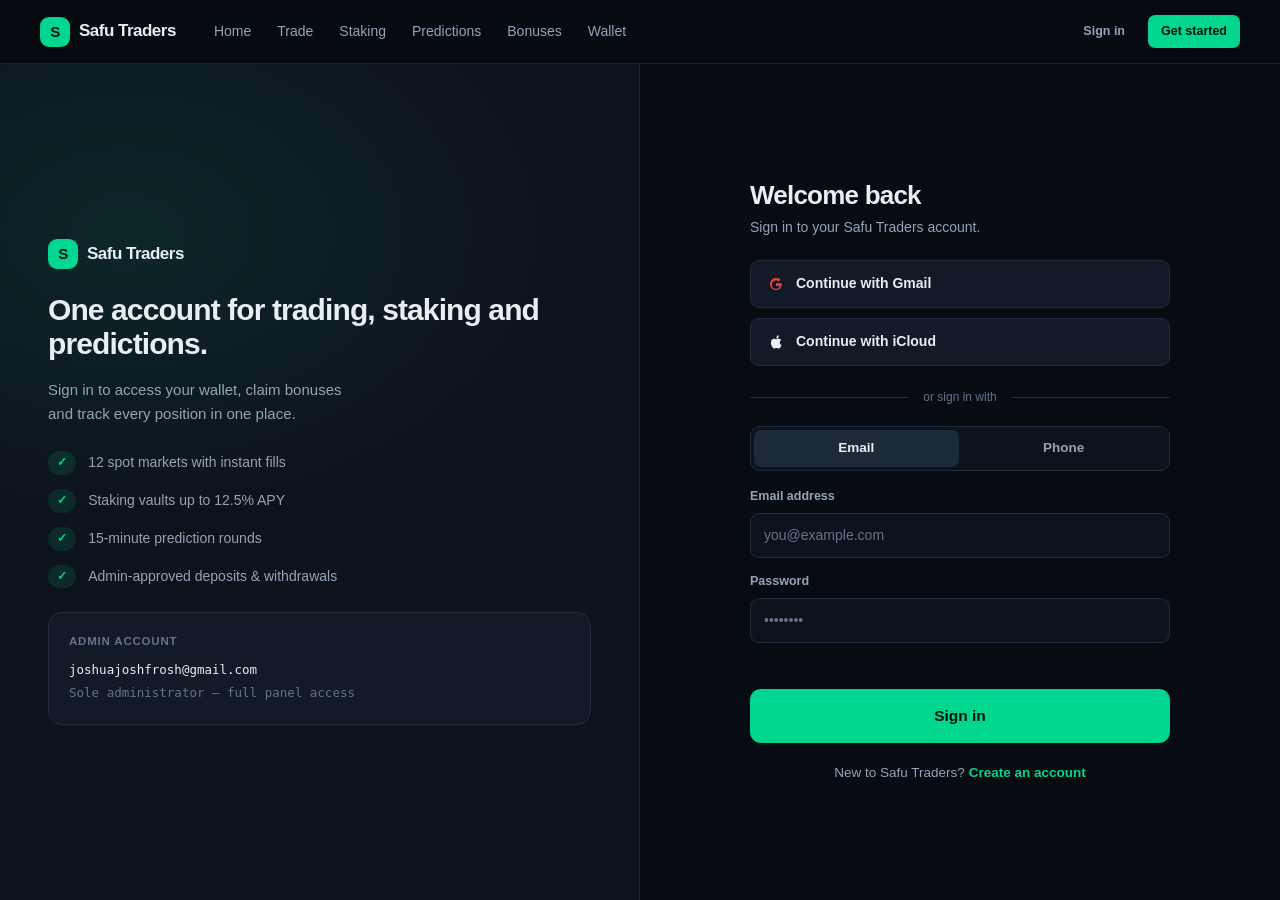
<file: wallet.html>
<!DOCTYPE html>
<html lang="en">
<head>
  <meta charset="UTF-8" />
  <meta name="viewport" content="width=device-width, initial-scale=1.0" />
  <title>Wallet — Safu Traders</title>
  <meta name="description" content="Request deposits and withdrawals, and review your full transaction history." />
  <link rel="stylesheet" href="assets/css/styles.css" />
</head>
<body>
  <a class="skip-link" href="#main">Skip to content</a>
  <header class="nav" id="nav"></header>

  <main id="main" class="page">
    <div class="container">
      <div class="page-head">
        <h1>Wallet</h1>
        <p>Deposits and withdrawals are requests — the admin approves or rejects each one.</p>
      </div>

      <div class="grid g4 mt-3" id="walletStats"></div>

      <div class="wallet-actions mt-3">
        <button class="wallet-btn dep" id="btnDeposit">
          <span class="ico">
            <svg width="18" height="18" viewBox="0 0 24 24" fill="none" stroke="currentColor" stroke-width="2" stroke-linecap="round" stroke-linejoin="round"><path d="M12 5v14"/><path d="M19 12l-7 7-7-7"/></svg>
          </span>
          <strong>Deposit</strong>
          <small>Request a deposit in BTC, ETH, USDT, USDC, SOL or BNB</small>
        </button>
        <button class="wallet-btn wd" id="btnWithdraw">
          <span class="ico">
            <svg width="18" height="18" viewBox="0 0 24 24" fill="none" stroke="currentColor" stroke-width="2" stroke-linecap="round" stroke-linejoin="round"><path d="M12 19V5"/><path d="M5 12l7-7 7 7"/></svg>
          </span>
          <strong>Withdraw</strong>
          <small>Request a withdrawal to an external address</small>
        </button>
      </div>

      <div class="card-head mt-3">
        <div>
          <div class="card-title" style="font-size:17px">Transaction history</div>
          <div class="card-sub">All deposits, withdrawals and admin adjustments</div>
        </div>
        <div class="row" style="gap:6px" id="txFilter">
          <button class="btn btn-sm btn-primary" data-filter="all">All</button>
          <button class="btn btn-sm btn-outline" data-filter="deposit">Deposits</button>
          <button class="btn btn-sm btn-outline" data-filter="withdrawal">Withdrawals</button>
        </div>
      </div>
      <div class="card">
        <div class="table-wrap">
          <table class="table">
            <thead>
              <tr><th>Type</th><th>Asset</th><th class="num">Amount</th><th>Network</th><th>Status</th><th>Date</th><th>Note</th></tr>
            </thead>
            <tbody id="txBody"></tbody>
          </table>
        </div>
      </div>
    </div>
  </main>

  <footer class="footer" id="footer"></footer>

  <script src="assets/js/config.js"></script>
  <script src="assets/js/countries.js"></script>
  <script src="assets/js/store.js"></script>
  <script src="assets/js/app.js"></script>
  <script>
    (function () {
      var user = UI.requireAuth();
      if (!user) return;

      var filter = 'all';

      function renderStats() {
        var u = Store.currentUser();
        var txs = Store.myTransactions(u.id);
        var pending = txs.filter(function (t) { return t.status === 'pending'; });
        var dep = txs.filter(function (t) { return t.type === 'deposit' && t.status === 'approved'; })
                     .reduce(function (a, t) { return a + t.amount; }, 0);
        var wd = txs.filter(function (t) { return t.type === 'withdrawal' && t.status === 'approved'; })
                    .reduce(function (a, t) { return a + t.amount; }, 0);

        document.getElementById('walletStats').innerHTML =
          '<div class="card"><div class="stat"><span class="stat-label">Available balance</span>' +
            '<span class="stat-value sm">' + UI.money(u.balance) + '</span></div></div>' +
          '<div class="card"><div class="stat"><span class="stat-label">Pending requests</span>' +
            '<span class="stat-value sm text-warn">' + pending.length + '</span></div></div>' +
          '<div class="card"><div class="stat"><span class="stat-label">Total deposited</span>' +
            '<span class="stat-value sm text-up">' + UI.money(dep) + '</span></div></div>' +
          '<div class="card"><div class="stat"><span class="stat-label">Total withdrawn</span>' +
            '<span class="stat-value sm">' + UI.money(wd) + '</span></div></div>';
      }

      function statusBadge(s) {
        var map = { pending: 'badge-warn', approved: 'badge-up', rejected: 'badge-down' };
        return '<span class="badge ' + (map[s] || 'badge') + '">' + s + '</span>';
      }

      function renderTx() {
        var u = Store.currentUser();
        var txs = Store.myTransactions(u.id).filter(function (t) {
          if (filter === 'all') return true;
          return t.type === filter;
        });
        if (!txs.length) {
          document.getElementById('txBody').innerHTML =
            '<tr><td colspan="7"><div class="empty"><div class="ico">≡</div><p>No transactions to show.</p></div></td></tr>';
          return;
        }
        document.getElementById('txBody').innerHTML = txs.map(function (t) {
          var sign = t.type === 'withdrawal' || t.type === 'debit' ? '-' : '+';
          var cls = t.type === 'withdrawal' || t.type === 'debit' ? 'text-down' : 'text-up';
          return '<tr>' +
            '<td style="text-transform:capitalize;font-weight:600">' + t.type + '</td>' +
            '<td>' + t.asset + '</td>' +
            '<td class="num ' + cls + '">' + sign + UI.num(t.amount, t.asset === 'USD' ? 2 : 6) + '</td>' +
            '<td class="text-dim" style="font-size:12.5px">' + UI.esc(t.network || '—') + '</td>' +
            '<td>' + statusBadge(t.status) + '</td>' +
            '<td class="text-dim" style="font-size:12.5px">' + UI.dateShort(t.createdAt) + '</td>' +
            '<td class="text-faint" style="font-size:12px">' + UI.esc(t.note || '—') + '</td>' +
          '</tr>';
        }).join('');
      }

      function renderAll() { renderStats(); renderTx(); }

      function assetOptions() {
        return Object.keys(CFG_NETWORKS()).map(function (a) {
          return '<option value="' + a + '">' + a + '</option>';
        }).join('');
      }
      function CFG_NETWORKS() { return window.APP_CONFIG.NETWORKS; }

      function networkOptions(asset) {
        var nets = CFG_NETWORKS()[asset] || [];
        return nets.map(function (n) { return '<option value="' + n + '">' + n + '</option>'; }).join('');
      }

      function openDeposit() {
        var u = Store.currentUser();
        UI.modal({
          title: 'Request a deposit',
          body:
            '<p class="text-dim" style="font-size:13px">Submit a deposit request. The admin reviews it and credits your balance on approval.</p>' +
            '<div class="field"><label for="depAsset">Asset</label>' +
              '<select class="select" id="depAsset">' + assetOptions() + '</select></div>' +
            '<div class="field"><label for="depNet">Network</label>' +
              '<select class="select" id="depNet">' + networkOptions('BTC') + '</select></div>' +
            '<div class="field"><label for="depAmt">Amount (USD value)</label>' +
              '<input class="input" id="depAmt" type="number" min="' + window.APP_CONFIG.MIN_DEPOSIT + '" step="0.01" placeholder="' + window.APP_CONFIG.MIN_DEPOSIT + '" />' +
              '<div class="hint">Minimum ' + UI.money(window.APP_CONFIG.MIN_DEPOSIT) + '</div></div>' +
            '<div class="field"><label for="depAddr">Your sending address (optional)</label>' +
              '<input class="input" id="depAddr" placeholder="Wallet address you will send from" /></div>' +
            '<div class="error-text" id="depErr"></div>',
          confirmText: 'Submit request',
          onOpen: function (root) {
            root.querySelector('#depAsset').addEventListener('change', function () {
              root.querySelector('#depNet').innerHTML = networkOptions(this.value);
            });
          },
          onConfirm: function (root) {
            var asset = root.querySelector('#depAsset').value;
            var net = root.querySelector('#depNet').value;
            var amt = Number(root.querySelector('#depAmt').value);
            var addr = root.querySelector('#depAddr').value.trim();
            var res = Store.requestDeposit(asset, net, amt, addr);
            if (!res.ok) { root.querySelector('#depErr').textContent = res.error; return false; }
            UI.toast('Deposit request submitted — awaiting admin approval.');
            renderAll();
            return true;
          }
        });
      }

      function openWithdraw() {
        var u = Store.currentUser();
        UI.modal({
          title: 'Request a withdrawal',
          body:
            '<p class="text-dim" style="font-size:13px">Available: <strong class="mono">' + UI.money(u.balance) + '</strong>. ' +
            'The admin reviews each request before funds are released.</p>' +
            '<div class="field"><label for="wdAsset">Asset</label>' +
              '<select class="select" id="wdAsset">' + assetOptions() + '</select></div>' +
            '<div class="field"><label for="wdNet">Network</label>' +
              '<select class="select" id="wdNet">' + networkOptions('BTC') + '</select></div>' +
            '<div class="field"><label for="wdAmt">Amount (USD value)</label>' +
              '<input class="input" id="wdAmt" type="number" min="' + window.APP_CONFIG.MIN_WITHDRAWAL + '" step="0.01" placeholder="' + window.APP_CONFIG.MIN_WITHDRAWAL + '" />' +
              '<div class="hint">Minimum ' + UI.money(window.APP_CONFIG.MIN_WITHDRAWAL) + '</div></div>' +
            '<div class="field"><label for="wdAddr">Destination address</label>' +
              '<input class="input" id="wdAddr" placeholder="External wallet address" /></div>' +
            '<div class="error-text" id="wdErr"></div>',
          confirmText: 'Submit request',
          onOpen: function (root) {
            root.querySelector('#wdAsset').addEventListener('change', function () {
              root.querySelector('#wdNet').innerHTML = networkOptions(this.value);
            });
          },
          onConfirm: function (root) {
            var asset = root.querySelector('#wdAsset').value;
            var net = root.querySelector('#wdNet').value;
            var amt = Number(root.querySelector('#wdAmt').value);
            var addr = root.querySelector('#wdAddr').value.trim();
            var res = Store.requestWithdrawal(asset, net, amt, addr);
            if (!res.ok) { root.querySelector('#wdErr').textContent = res.error; return false; }
            UI.toast('Withdrawal request submitted — awaiting admin approval.');
            renderAll();
            return true;
          }
        });
      }

      document.getElementById('btnDeposit').addEventListener('click', openDeposit);
      document.getElementById('btnWithdraw').addEventListener('click', openWithdraw);

      document.getElementById('txFilter').addEventListener('click', function (e) {
        var b = e.target.closest('[data-filter]');
        if (!b) return;
        filter = b.dataset.filter;
        this.querySelectorAll('button').forEach(function (x) { x.classList.remove('btn-primary'); x.classList.add('btn-outline'); });
        b.classList.remove('btn-outline'); b.classList.add('btn-primary');
        renderTx();
      });

      renderAll();
    })();
  </script>
</body>
</html>
</file>
<file: assets/css/styles.css>
/* ==========================================================================
   Nexa — design system
   Dark crypto / fintech. Solid colours, sharp accents, no gradient soup.
   ========================================================================== */

/* ------------------------------------------------------------- tokens */
:root {
  --bg:            #070b12;
  --bg-elev:       #0d131d;
  --surface:       #111a26;
  --surface-2:     #16212f;
  --surface-3:     #1c2938;
  --border:        #1f2d3d;
  --border-soft:   #17222f;

  --text:          #e8eef6;
  --text-dim:      #93a4b8;
  --text-faint:    #64748b;

  --accent:        #00d68f;
  --accent-dim:    #00a86f;
  --accent-soft:   rgba(0, 214, 143, 0.12);
  --up:            #00d68f;
  --down:          #ff4d6a;
  --down-soft:     rgba(255, 77, 106, 0.12);
  --warn:          #ffb020;
  --warn-soft:     rgba(255, 176, 32, 0.12);
  --info:          #3b9eff;
  --info-soft:     rgba(59, 158, 255, 0.12);

  --radius:        14px;
  --radius-sm:     9px;
  --radius-lg:     20px;

  --shadow:        0 1px 2px rgba(0,0,0,.4), 0 8px 24px rgba(0,0,0,.28);
  --shadow-lg:     0 24px 60px rgba(0,0,0,.5);

  --font: 'Inter', -apple-system, BlinkMacSystemFont, 'Segoe UI', Roboto, Helvetica, Arial, sans-serif;
  --mono: 'SF Mono', ui-monospace, 'JetBrains Mono', Menlo, Consolas, monospace;

  --nav-h: 64px;
  --maxw: 1240px;
}

/* ------------------------------------------------------------- reset */
*, *::before, *::after { box-sizing: border-box; }
html { -webkit-text-size-adjust: 100%; scroll-behavior: smooth; }
body {
  margin: 0;
  font-family: var(--font);
  background: var(--bg);
  color: var(--text);
  font-size: 15px;
  line-height: 1.55;
  -webkit-font-smoothing: antialiased;
  min-height: 100vh;
}
img, svg { display: block; max-width: 100%; }
a { color: inherit; text-decoration: none; }
button, input, select, textarea { font: inherit; color: inherit; }
h1, h2, h3, h4 { margin: 0; line-height: 1.2; letter-spacing: -0.02em; font-weight: 650; }
p { margin: 0; }
ul { margin: 0; padding: 0; list-style: none; }
table { border-collapse: collapse; width: 100%; }

:focus-visible {
  outline: 2px solid var(--accent);
  outline-offset: 2px;
  border-radius: 4px;
}

.skip-link {
  position: absolute; left: -9999px; top: 0; z-index: 999;
  background: var(--accent); color: #04120c; padding: 10px 16px;
  border-radius: 0 0 8px 0; font-weight: 600;
}
.skip-link:focus { left: 0; }

/* ------------------------------------------------------------- layout */
.container { width: 100%; max-width: var(--maxw); margin: 0 auto; padding: 0 20px; }
.page { padding: 32px 0 72px; }
.stack { display: flex; flex-direction: column; gap: 20px; }
.row { display: flex; align-items: center; gap: 12px; }
.row-between { display: flex; align-items: center; justify-content: space-between; gap: 16px; flex-wrap: wrap; }
.grid { display: grid; gap: 18px; }
.g2 { grid-template-columns: repeat(2, minmax(0,1fr)); }
.g3 { grid-template-columns: repeat(3, minmax(0,1fr)); }
.g4 { grid-template-columns: repeat(4, minmax(0,1fr)); }
.spacer { flex: 1; }
.mt-0 { margin-top: 0; } .mt-1 { margin-top: 8px; } .mt-2 { margin-top: 16px; } .mt-3 { margin-top: 24px; }
.mb-1 { margin-bottom: 8px; } .mb-2 { margin-bottom: 16px; } .mb-3 { margin-bottom: 24px; }
.text-dim { color: var(--text-dim); }
.text-faint { color: var(--text-faint); }
.text-up { color: var(--up); }
.text-down { color: var(--down); }
.text-warn { color: var(--warn); }
.mono { font-family: var(--mono); font-variant-numeric: tabular-nums; }
.center { text-align: center; }
.hidden { display: none !important; }
.nowrap { white-space: nowrap; }

/* ------------------------------------------------------------- navbar */
.nav {
  position: sticky; top: 0; z-index: 100;
  height: var(--nav-h);
  background: rgba(7, 11, 18, 0.88);
  backdrop-filter: blur(14px);
  -webkit-backdrop-filter: blur(14px);
  border-bottom: 1px solid var(--border-soft);
}
.nav-inner { height: 100%; display: flex; align-items: center; gap: 8px; }
.brand { display: flex; align-items: center; gap: 9px; font-weight: 700; font-size: 17px; letter-spacing: -0.03em; flex-shrink: 0; }
.brand-mark {
  width: 30px; height: 30px; border-radius: 9px;
  background: var(--accent); color: #04120c;
  display: grid; place-items: center; font-weight: 800; font-size: 15px;
}
.nav-links { display: flex; align-items: center; gap: 2px; margin-left: 18px; }
.nav-link {
  padding: 8px 12px; border-radius: 8px; font-size: 14px; font-weight: 500;
  color: var(--text-dim); transition: color .15s, background .15s; white-space: nowrap;
}
.nav-link:hover { color: var(--text); background: var(--surface); }
.nav-link.active { color: var(--accent); background: var(--accent-soft); }
.nav-right { margin-left: auto; display: flex; align-items: center; gap: 10px; }
.nav-balance {
  display: flex; flex-direction: column; align-items: flex-end; line-height: 1.15;
  padding: 4px 12px; border-left: 1px solid var(--border); margin-right: 2px;
}
.nav-balance small { font-size: 10px; text-transform: uppercase; letter-spacing: .08em; color: var(--text-faint); }
.nav-balance strong { font-size: 14px; font-family: var(--mono); }
.nav-toggle {
  display: none; width: 40px; height: 40px; border: 1px solid var(--border);
  background: var(--surface); border-radius: 9px; cursor: pointer;
  flex-direction: column; align-items: center; justify-content: center; gap: 4px;
}
.nav-toggle span { display: block; width: 17px; height: 2px; background: var(--text); border-radius: 2px; transition: transform .2s, opacity .2s; }
.nav-toggle[aria-expanded="true"] span:nth-child(1) { transform: translateY(6px) rotate(45deg); }
.nav-toggle[aria-expanded="true"] span:nth-child(2) { opacity: 0; }
.nav-toggle[aria-expanded="true"] span:nth-child(3) { transform: translateY(-6px) rotate(-45deg); }

/* ------------------------------------------------------------- buttons */
.btn {
  display: inline-flex; align-items: center; justify-content: center; gap: 8px;
  padding: 10px 18px; border-radius: var(--radius-sm);
  border: 1px solid transparent; background: var(--surface-2); color: var(--text);
  font-size: 14px; font-weight: 600; cursor: pointer; white-space: nowrap;
  transition: background .15s, border-color .15s, transform .08s, opacity .15s;
}
.btn:hover { background: var(--surface-3); }
.btn:active { transform: translateY(1px); }
.btn:disabled { opacity: .45; cursor: not-allowed; transform: none; }
.btn-primary { background: var(--accent); color: #04120c; }
.btn-primary:hover { background: #00e89b; }
.btn-outline { background: transparent; border-color: var(--border); color: var(--text); }
.btn-outline:hover { background: var(--surface); border-color: var(--surface-3); }
.btn-danger { background: var(--down-soft); color: var(--down); border-color: rgba(255,77,106,.3); }
.btn-danger:hover { background: rgba(255,77,106,.2); }
.btn-warn { background: var(--warn-soft); color: var(--warn); border-color: rgba(255,176,32,.3); }
.btn-warn:hover { background: rgba(255,176,32,.2); }
.btn-ghost { background: transparent; color: var(--text-dim); }
.btn-ghost:hover { background: var(--surface); color: var(--text); }
.btn-sm { padding: 6px 12px; font-size: 12.5px; border-radius: 7px; }
.btn-lg { padding: 14px 26px; font-size: 15.5px; border-radius: 11px; }
.btn-block { width: 100%; }
.btn-icon { padding: 8px; width: 34px; height: 34px; }

/* ------------------------------------------------------------- cards */
.card {
  background: var(--surface);
  border: 1px solid var(--border-soft);
  border-radius: var(--radius);
  padding: 20px;
}
.card-pad-lg { padding: 26px; }
.card-head { display: flex; align-items: center; justify-content: space-between; gap: 12px; margin-bottom: 16px; flex-wrap: wrap; }
.card-title { font-size: 15px; font-weight: 650; }
.card-sub { font-size: 12.5px; color: var(--text-faint); margin-top: 2px; }
.card-hover { transition: border-color .15s, transform .15s; }
.card-hover:hover { border-color: var(--surface-3); transform: translateY(-2px); }

/* ------------------------------------------------------------- forms */
.field { display: flex; flex-direction: column; gap: 6px; }
.field label { font-size: 12.5px; font-weight: 600; color: var(--text-dim); }
.input, .select, .textarea {
  width: 100%; padding: 11px 13px;
  background: var(--bg-elev); border: 1px solid var(--border);
  border-radius: var(--radius-sm); color: var(--text); font-size: 14px;
  transition: border-color .15s, background .15s;
}
.input::placeholder, .textarea::placeholder { color: var(--text-faint); }
.input:focus, .select:focus, .textarea:focus {
  outline: none; border-color: var(--accent); background: var(--surface);
}
.textarea { resize: vertical; min-height: 84px; }
.select { appearance: none; cursor: pointer;
  background-image: url("data:image/svg+xml,%3Csvg xmlns='http://www.w3.org/2000/svg' width='12' height='12' viewBox='0 0 12 12'%3E%3Cpath fill='%2393a4b8' d='M6 8.5L1.5 4h9z'/%3E%3C/svg%3E");
  background-repeat: no-repeat; background-position: right 13px center; padding-right: 34px;
}
.input-group { display: flex; gap: 8px; }
.input-group .input { flex: 1; }
.hint { font-size: 12px; color: var(--text-faint); }
.error-text { font-size: 12.5px; color: var(--down); min-height: 18px; }
.form-grid { display: grid; gap: 16px; grid-template-columns: repeat(2, minmax(0,1fr)); }
.form-grid .full { grid-column: 1 / -1; }

/* segmented control */
.segmented { display: inline-flex; background: var(--bg-elev); border: 1px solid var(--border); border-radius: 10px; padding: 3px; gap: 3px; }
.segmented button {
  padding: 8px 18px; border: none; background: transparent; color: var(--text-dim);
  border-radius: 7px; font-size: 13.5px; font-weight: 600; cursor: pointer; transition: all .15s;
}
.segmented button.active { background: var(--surface-3); color: var(--text); }
.segmented button.active.buy { background: var(--accent-soft); color: var(--accent); }
.segmented button.active.sell { background: var(--down-soft); color: var(--down); }

/* ------------------------------------------------------------- badges */
.badge {
  display: inline-flex; align-items: center; gap: 5px;
  padding: 3px 9px; border-radius: 999px;
  font-size: 11.5px; font-weight: 600; letter-spacing: .01em;
  background: var(--surface-3); color: var(--text-dim);
}
.badge-up { background: var(--accent-soft); color: var(--up); }
.badge-down { background: var(--down-soft); color: var(--down); }
.badge-warn { background: var(--warn-soft); color: var(--warn); }
.badge-info { background: var(--info-soft); color: var(--info); }
.badge-dot::before { content: ''; width: 6px; height: 6px; border-radius: 50%; background: currentColor; }

/* ------------------------------------------------------------- tables */
.table-wrap { overflow-x: auto; -webkit-overflow-scrolling: touch; }
.table { font-size: 13.5px; }
.table th {
  text-align: left; font-size: 11px; text-transform: uppercase; letter-spacing: .07em;
  color: var(--text-faint); font-weight: 600; padding: 10px 12px;
  border-bottom: 1px solid var(--border); white-space: nowrap;
}
.table td { padding: 13px 12px; border-bottom: 1px solid var(--border-soft); vertical-align: middle; }
.table tbody tr:last-child td { border-bottom: none; }
.table tbody tr:hover { background: rgba(255,255,255,.015); }
.table .num { text-align: right; font-family: var(--mono); font-variant-numeric: tabular-nums; }
.table th.num { text-align: right; }

/* ------------------------------------------------------------- stats */
.stat { display: flex; flex-direction: column; gap: 4px; }
.stat-label { font-size: 11.5px; text-transform: uppercase; letter-spacing: .07em; color: var(--text-faint); font-weight: 600; }
.stat-value { font-size: 24px; font-weight: 700; font-family: var(--mono); letter-spacing: -0.02em; }
.stat-value.sm { font-size: 19px; }
.stat-delta { font-size: 12.5px; font-weight: 600; }

/* ------------------------------------------------------------- hero */
.hero { position: relative; padding: 72px 0 56px; overflow: hidden; }
.hero::before {
  content: ''; position: absolute; inset: 0;
  background:
    radial-gradient(700px 340px at 15% -10%, rgba(0,214,143,.10), transparent 70%),
    radial-gradient(600px 300px at 85% 0%, rgba(59,158,255,.07), transparent 70%);
  pointer-events: none;
}
.hero-inner { position: relative; display: grid; grid-template-columns: 1.05fr .95fr; gap: 48px; align-items: center; }
.hero h1 { font-size: clamp(34px, 4.6vw, 56px); font-weight: 750; letter-spacing: -0.035em; line-height: 1.06; }
.hero h1 .accent { color: var(--accent); }
.hero-lead { font-size: 17px; color: var(--text-dim); max-width: 46ch; margin-top: 18px; line-height: 1.6; }
.hero-cta { display: flex; gap: 12px; margin-top: 28px; flex-wrap: wrap; }
.hero-trust { display: flex; gap: 22px; margin-top: 34px; flex-wrap: wrap; }
.hero-trust div { display: flex; flex-direction: column; }
.hero-trust strong { font-size: 19px; font-family: var(--mono); }
.hero-trust span { font-size: 12px; color: var(--text-faint); }

/* hero visual: mini market card */
.hero-visual { position: relative; }
.mock-card {
  background: var(--surface); border: 1px solid var(--border);
  border-radius: var(--radius-lg); padding: 20px; box-shadow: var(--shadow-lg);
}
.mock-head { display: flex; align-items: center; justify-content: space-between; margin-bottom: 14px; }
.mock-price { font-size: 30px; font-weight: 700; font-family: var(--mono); letter-spacing: -0.02em; }
.mock-chart { height: 120px; margin: 14px 0; }
.mock-rows { display: flex; flex-direction: column; gap: 2px; }
.mock-row { display: flex; align-items: center; justify-content: space-between; padding: 9px 0; border-top: 1px solid var(--border-soft); font-size: 13px; }
.mock-row .sym { display: flex; align-items: center; gap: 8px; font-weight: 600; }

/* ------------------------------------------------------------- coin icon */
.coin {
  width: 30px; height: 30px; border-radius: 50%; flex-shrink: 0;
  display: grid; place-items: center; font-size: 11px; font-weight: 800;
  background: var(--surface-3); color: var(--text);
}
.coin.lg { width: 40px; height: 40px; font-size: 13px; }
.coin.sm { width: 24px; height: 24px; font-size: 9.5px; }

/* ------------------------------------------------------------- sections */
.section { padding: 56px 0; }
.section-head { max-width: 640px; margin-bottom: 34px; }
.section-head h2 { font-size: clamp(24px, 3vw, 34px); letter-spacing: -0.03em; }
.section-head p { color: var(--text-dim); margin-top: 10px; font-size: 15.5px; }
.eyebrow { font-size: 12px; font-weight: 700; text-transform: uppercase; letter-spacing: .1em; color: var(--accent); margin-bottom: 10px; }

.feature { display: flex; flex-direction: column; gap: 10px; }
.feature-icon {
  width: 42px; height: 42px; border-radius: 11px; display: grid; place-items: center;
  background: var(--accent-soft); color: var(--accent); margin-bottom: 4px;
}
.feature h3 { font-size: 16px; }
.feature p { font-size: 13.5px; color: var(--text-dim); line-height: 1.6; }

/* ------------------------------------------------------------- page header */
.page-head { padding: 30px 0 8px; }
.page-head h1 { font-size: clamp(24px, 3.2vw, 32px); letter-spacing: -0.03em; }
.page-head p { color: var(--text-dim); margin-top: 6px; font-size: 14.5px; }

/* ------------------------------------------------------------- tabs */
.tabs { display: flex; gap: 4px; border-bottom: 1px solid var(--border); margin-bottom: 22px; overflow-x: auto; }
.tab {
  padding: 11px 16px; border: none; background: none; color: var(--text-dim);
  font-size: 14px; font-weight: 600; cursor: pointer; white-space: nowrap;
  border-bottom: 2px solid transparent; margin-bottom: -1px; transition: color .15s, border-color .15s;
}
.tab:hover { color: var(--text); }
.tab.active { color: var(--accent); border-bottom-color: var(--accent); }

/* ------------------------------------------------------------- market list */
.market-row { cursor: pointer; }
.market-row .sym-cell { display: flex; align-items: center; gap: 11px; }
.market-row .sym-cell strong { font-size: 13.5px; }
.market-row .sym-cell small { display: block; font-size: 11.5px; color: var(--text-faint); }
.spark { width: 90px; height: 30px; }

/* ------------------------------------------------------------- chart */
.chart-box { position: relative; width: 100%; height: 300px; }
.chart-box svg { width: 100%; height: 100%; overflow: visible; }
.chart-tip {
  position: absolute; pointer-events: none; background: var(--surface-3);
  border: 1px solid var(--border); border-radius: 7px; padding: 5px 9px;
  font-size: 12px; font-family: var(--mono); transform: translate(-50%, -130%);
  white-space: nowrap; opacity: 0; transition: opacity .1s; z-index: 5;
}

/* ------------------------------------------------------------- plan cards */
.plan { position: relative; display: flex; flex-direction: column; gap: 14px; }
.plan-apy { font-size: 34px; font-weight: 750; font-family: var(--mono); color: var(--accent); letter-spacing: -0.03em; line-height: 1; }
.plan-apy small { font-size: 14px; color: var(--text-dim); font-weight: 600; }
.plan-meta { display: flex; flex-direction: column; gap: 8px; font-size: 13px; }
.plan-meta div { display: flex; justify-content: space-between; }
.plan-meta span:first-child { color: var(--text-faint); }
.plan-meta span:last-child { font-weight: 600; font-family: var(--mono); }

/* ------------------------------------------------------------- prediction */
.round-card { display: flex; flex-direction: column; gap: 16px; }
.round-timer { font-family: var(--mono); font-size: 22px; font-weight: 700; letter-spacing: -0.01em; }
.dir-btns { display: grid; grid-template-columns: 1fr 1fr; gap: 10px; }
.dir-btn {
  padding: 16px; border-radius: 11px; border: 1px solid var(--border);
  background: var(--bg-elev); cursor: pointer; text-align: center;
  transition: all .15s; display: flex; flex-direction: column; gap: 3px; align-items: center;
}
.dir-btn strong { font-size: 15px; }
.dir-btn small { font-size: 11.5px; color: var(--text-faint); }
.dir-btn.up:hover, .dir-btn.up.sel { border-color: var(--up); background: var(--accent-soft); }
.dir-btn.down:hover, .dir-btn.down.sel { border-color: var(--down); background: var(--down-soft); }
.dir-btn.up.sel strong { color: var(--up); }
.dir-btn.down.sel strong { color: var(--down); }

/* ------------------------------------------------------------- bonus */
.bonus-card { position: relative; overflow: hidden; display: flex; flex-direction: column; gap: 12px; }
.bonus-amount { font-size: 30px; font-weight: 750; font-family: var(--mono); color: var(--accent); letter-spacing: -0.03em; }
.bonus-code {
  font-family: var(--mono); font-size: 12.5px; padding: 5px 10px; border-radius: 6px;
  background: var(--bg-elev); border: 1px dashed var(--border); display: inline-block; letter-spacing: .06em;
}
.bonus-card.claimed { opacity: .6; }

/* ------------------------------------------------------------- wallet */
.wallet-actions { display: grid; grid-template-columns: 1fr 1fr; gap: 14px; }
.wallet-btn {
  padding: 22px; border-radius: var(--radius); border: 1px solid var(--border);
  background: var(--surface); cursor: pointer; text-align: left;
  display: flex; flex-direction: column; gap: 6px; transition: all .15s;
}
.wallet-btn:hover { border-color: var(--accent); background: var(--surface-2); }
.wallet-btn strong { font-size: 16px; }
.wallet-btn small { font-size: 12.5px; color: var(--text-faint); }
.wallet-btn .ico { width: 36px; height: 36px; border-radius: 10px; display: grid; place-items: center; margin-bottom: 4px; }
.wallet-btn.dep .ico { background: var(--accent-soft); color: var(--accent); }
.wallet-btn.wd .ico { background: var(--info-soft); color: var(--info); }

/* ------------------------------------------------------------- auth */
.auth-wrap { min-height: calc(100vh - var(--nav-h)); display: grid; grid-template-columns: 1fr 1fr; }
.auth-aside {
  background: var(--bg-elev); border-right: 1px solid var(--border-soft);
  padding: 56px 48px; display: flex; flex-direction: column; justify-content: center;
  position: relative; overflow: hidden;
}
.auth-aside::before {
  content: ''; position: absolute; inset: 0;
  background: radial-gradient(600px 400px at 20% 20%, rgba(0,214,143,.10), transparent 70%);
}
.auth-aside > * { position: relative; }
.auth-main { display: flex; align-items: center; justify-content: center; padding: 40px 24px; }
.auth-card { width: 100%; max-width: 420px; }
.auth-card h1 { font-size: 26px; letter-spacing: -0.03em; }
.auth-card .sub { color: var(--text-dim); font-size: 14px; margin-top: 6px; }
.oauth-grid { display: grid; gap: 10px; margin: 22px 0; }
.oauth-btn {
  display: flex; align-items: center; gap: 11px; padding: 12px 16px;
  background: var(--surface); border: 1px solid var(--border); border-radius: var(--radius-sm);
  cursor: pointer; font-size: 14px; font-weight: 600; transition: all .15s; width: 100%; text-align: left;
}
.oauth-btn:hover { background: var(--surface-2); border-color: var(--surface-3); }
.oauth-btn svg { flex-shrink: 0; }
.divider { display: flex; align-items: center; gap: 14px; color: var(--text-faint); font-size: 12px; margin: 20px 0; }
.divider::before, .divider::after { content: ''; flex: 1; height: 1px; background: var(--border); }
.auth-switch { text-align: center; font-size: 13.5px; color: var(--text-dim); margin-top: 20px; }
.auth-switch a { color: var(--accent); font-weight: 600; cursor: pointer; }

/* phone input with country selector */
.phone-input { display: flex; gap: 8px; }
.country-select-wrap { position: relative; flex-shrink: 0; }
.country-trigger {
  display: flex; align-items: center; gap: 7px; padding: 11px 12px; height: 100%;
  background: var(--bg-elev); border: 1px solid var(--border); border-radius: var(--radius-sm);
  cursor: pointer; font-size: 14px; white-space: nowrap; min-width: 108px;
}
.country-trigger:hover { border-color: var(--surface-3); }
.country-trigger .flag { font-size: 16px; line-height: 1; }
.country-trigger .caret { color: var(--text-faint); font-size: 10px; }
.country-panel {
  position: absolute; top: calc(100% + 6px); left: 0; z-index: 60;
  width: 320px; max-width: 88vw; background: var(--surface);
  border: 1px solid var(--border); border-radius: var(--radius);
  box-shadow: var(--shadow-lg); overflow: hidden;
}
.country-search { padding: 10px; border-bottom: 1px solid var(--border-soft); }
.country-search input { width: 100%; padding: 9px 11px; background: var(--bg-elev); border: 1px solid var(--border); border-radius: 7px; font-size: 13.5px; }
.country-list { max-height: 280px; overflow-y: auto; }
.country-item {
  display: flex; align-items: center; gap: 10px; padding: 9px 12px;
  cursor: pointer; font-size: 13.5px; border: none; background: none; width: 100%; text-align: left;
}
.country-item:hover, .country-item.hl { background: var(--surface-2); }
.country-item .flag { font-size: 16px; }
.country-item .dial { margin-left: auto; color: var(--text-faint); font-family: var(--mono); font-size: 12.5px; }
.country-empty { padding: 18px; text-align: center; color: var(--text-faint); font-size: 13px; }

/* ------------------------------------------------------------- admin */
.admin-shell { display: grid; grid-template-columns: 232px 1fr; gap: 24px; align-items: start; }
.admin-side {
  position: sticky; top: calc(var(--nav-h) + 20px);
  background: var(--surface); border: 1px solid var(--border-soft);
  border-radius: var(--radius); padding: 10px; display: flex; flex-direction: column; gap: 2px;
}
.admin-side button {
  display: flex; align-items: center; gap: 10px; padding: 10px 12px;
  border: none; background: none; color: var(--text-dim); border-radius: 8px;
  font-size: 13.5px; font-weight: 600; cursor: pointer; text-align: left; width: 100%;
  transition: all .15s;
}
.admin-side button:hover { background: var(--surface-2); color: var(--text); }
.admin-side button.active { background: var(--accent-soft); color: var(--accent); }
.admin-side .count {
  margin-left: auto; background: var(--surface-3); color: var(--text-dim);
  font-size: 11px; padding: 1px 7px; border-radius: 999px; font-family: var(--mono);
}
.admin-side button.active .count { background: rgba(0,214,143,.2); color: var(--accent); }
.admin-panel { min-width: 0; }
.admin-panel > .panel { display: none; }
.admin-panel > .panel.active { display: block; }

.undo-bar {
  display: flex; align-items: center; gap: 12px; padding: 12px 16px;
  background: var(--warn-soft); border: 1px solid rgba(255,176,32,.25);
  border-radius: var(--radius-sm); margin-bottom: 18px; font-size: 13px;
}
.undo-bar .spacer { flex: 1; }

/* ------------------------------------------------------------- modal */
.modal-backdrop {
  position: fixed; inset: 0; z-index: 200; background: rgba(3,6,10,.72);
  backdrop-filter: blur(4px); display: flex; align-items: center; justify-content: center;
  padding: 20px; opacity: 0; pointer-events: none; transition: opacity .18s;
}
.modal-backdrop.open { opacity: 1; pointer-events: auto; }
.modal {
  background: var(--surface); border: 1px solid var(--border);
  border-radius: var(--radius-lg); width: 100%; max-width: 480px;
  max-height: 90vh; overflow-y: auto; box-shadow: var(--shadow-lg);
  transform: translateY(10px) scale(.99); transition: transform .18s;
}
.modal-backdrop.open .modal { transform: none; }
.modal-head { display: flex; align-items: flex-start; justify-content: space-between; gap: 16px; padding: 22px 24px 0; }
.modal-head h3 { font-size: 18px; }
.modal-body { padding: 18px 24px; display: flex; flex-direction: column; gap: 16px; }
.modal-foot { padding: 0 24px 22px; display: flex; gap: 10px; justify-content: flex-end; }
.modal-close { background: none; border: none; color: var(--text-faint); cursor: pointer; font-size: 22px; line-height: 1; padding: 0 4px; }
.modal-close:hover { color: var(--text); }

/* ------------------------------------------------------------- toast */
.toast-host { position: fixed; bottom: 22px; right: 22px; z-index: 300; display: flex; flex-direction: column; gap: 10px; max-width: 360px; }
.toast {
  display: flex; align-items: flex-start; gap: 11px; padding: 13px 16px;
  background: var(--surface-2); border: 1px solid var(--border);
  border-left: 3px solid var(--accent); border-radius: var(--radius-sm);
  box-shadow: var(--shadow-lg); font-size: 13.5px;
  animation: toastIn .22s ease-out;
}
.toast.err { border-left-color: var(--down); }
.toast.warn { border-left-color: var(--warn); }
.toast .t-ico { flex-shrink: 0; font-weight: 700; }
.toast.err .t-ico { color: var(--down); }
.toast.warn .t-ico { color: var(--warn); }
.toast:not(.err):not(.warn) .t-ico { color: var(--accent); }
@keyframes toastIn { from { opacity: 0; transform: translateX(20px); } to { opacity: 1; transform: none; } }

/* ------------------------------------------------------------- empty state */
.empty { text-align: center; padding: 44px 20px; color: var(--text-faint); }
.empty .ico { font-size: 30px; margin-bottom: 10px; opacity: .5; }
.empty p { font-size: 13.5px; }

/* ------------------------------------------------------------- footer */
.footer { border-top: 1px solid var(--border-soft); padding: 48px 0 32px; margin-top: 40px; background: var(--bg-elev); }
.footer-grid { display: grid; grid-template-columns: 1.6fr repeat(3, 1fr); gap: 32px; }
.footer h4 { font-size: 12px; text-transform: uppercase; letter-spacing: .08em; color: var(--text-faint); margin-bottom: 14px; }
.footer ul { display: flex; flex-direction: column; gap: 9px; }
.footer a { font-size: 13.5px; color: var(--text-dim); }
.footer a:hover { color: var(--accent); }
.footer-brand p { font-size: 13.5px; color: var(--text-dim); margin-top: 12px; max-width: 34ch; line-height: 1.6; }
.footer-bottom {
  margin-top: 36px; padding-top: 22px; border-top: 1px solid var(--border-soft);
  display: flex; justify-content: space-between; gap: 16px; flex-wrap: wrap;
  font-size: 12.5px; color: var(--text-faint);
}
.disclaimer { font-size: 11.5px; color: var(--text-faint); line-height: 1.6; margin-top: 14px; max-width: 70ch; }

/* ------------------------------------------------------------- responsive */
@media (max-width: 1024px) {
  .hero-inner { grid-template-columns: 1fr; gap: 36px; }
  .hero-visual { max-width: 460px; }
  .g4 { grid-template-columns: repeat(2, minmax(0,1fr)); }
  .admin-shell { grid-template-columns: 1fr; }
  .admin-side { position: static; flex-direction: row; overflow-x: auto; }
  .admin-side button { white-space: nowrap; }
  .admin-side .count { display: none; }
  .auth-wrap { grid-template-columns: 1fr; }
  .auth-aside { display: none; }
  .footer-grid { grid-template-columns: 1fr 1fr; }
}

@media (max-width: 860px) {
  .nav-links {
    position: fixed; top: var(--nav-h); left: 0; right: 0;
    background: var(--bg-elev); border-bottom: 1px solid var(--border);
    flex-direction: column; align-items: stretch; gap: 2px; padding: 12px;
    margin: 0; transform: translateY(-8px); opacity: 0; pointer-events: none;
    transition: opacity .18s, transform .18s; max-height: calc(100vh - var(--nav-h)); overflow-y: auto;
  }
  .nav-links.open { transform: none; opacity: 1; pointer-events: auto; }
  .nav-link { padding: 12px 14px; font-size: 15px; }
  .nav-toggle { display: flex; }
  .nav-balance { display: none; }
  .g3 { grid-template-columns: repeat(2, minmax(0,1fr)); }
}

@media (max-width: 640px) {
  body { font-size: 14.5px; }
  .container { padding: 0 16px; }
  .page { padding: 22px 0 56px; }
  .hero { padding: 44px 0 36px; }
  .section { padding: 40px 0; }
  .g2, .g3, .g4 { grid-template-columns: 1fr; }
  .form-grid { grid-template-columns: 1fr; }
  .wallet-actions { grid-template-columns: 1fr; }
  .card { padding: 16px; }
  .card-pad-lg { padding: 18px; }
  .stat-value { font-size: 21px; }
  .footer-grid { grid-template-columns: 1fr; gap: 26px; }
  .toast-host { left: 16px; right: 16px; bottom: 16px; max-width: none; }
  .modal { max-width: none; }
  .chart-box { height: 220px; }
  .hero-trust { gap: 16px; }
  .table th, .table td { padding: 10px 8px; }
  .spark { display: none; }
}

@media (prefers-reduced-motion: reduce) {
  *, *::before, *::after { animation-duration: .001ms !important; transition-duration: .001ms !important; scroll-behavior: auto !important; }
}
</file>
